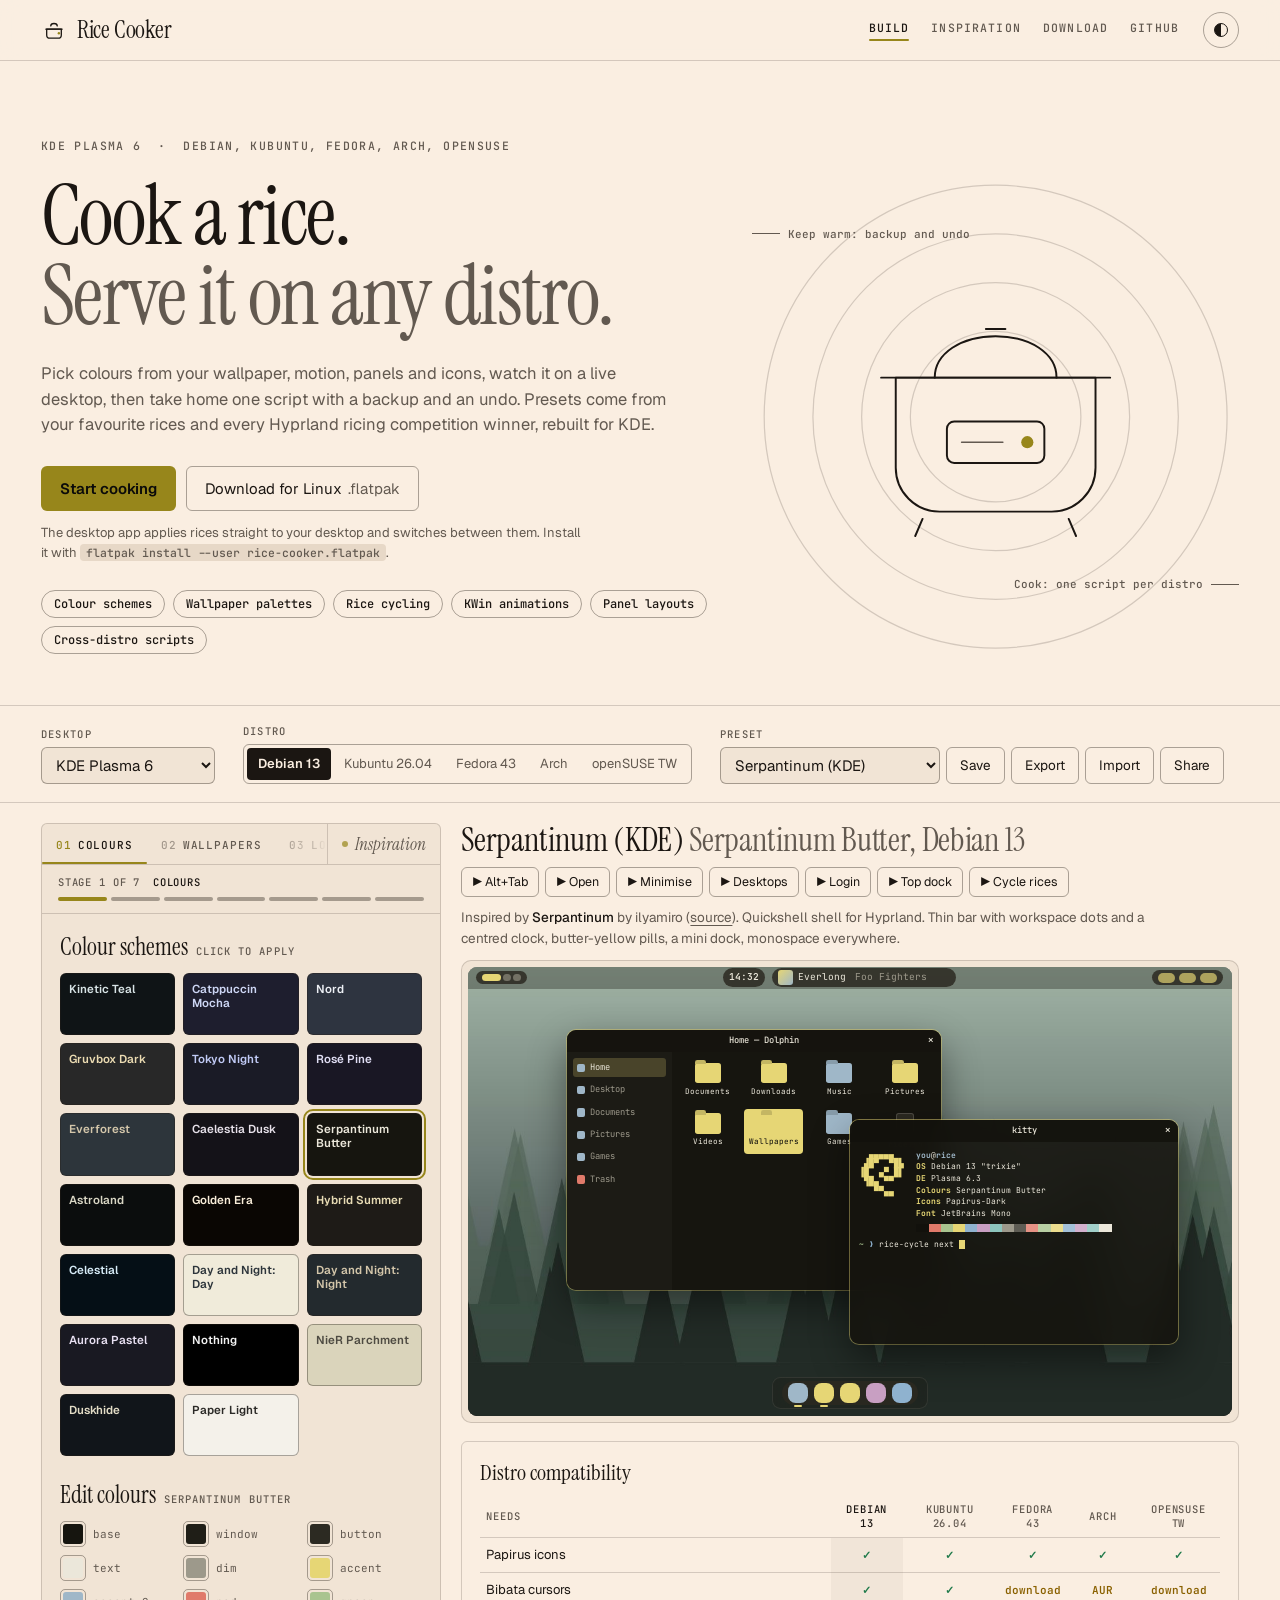
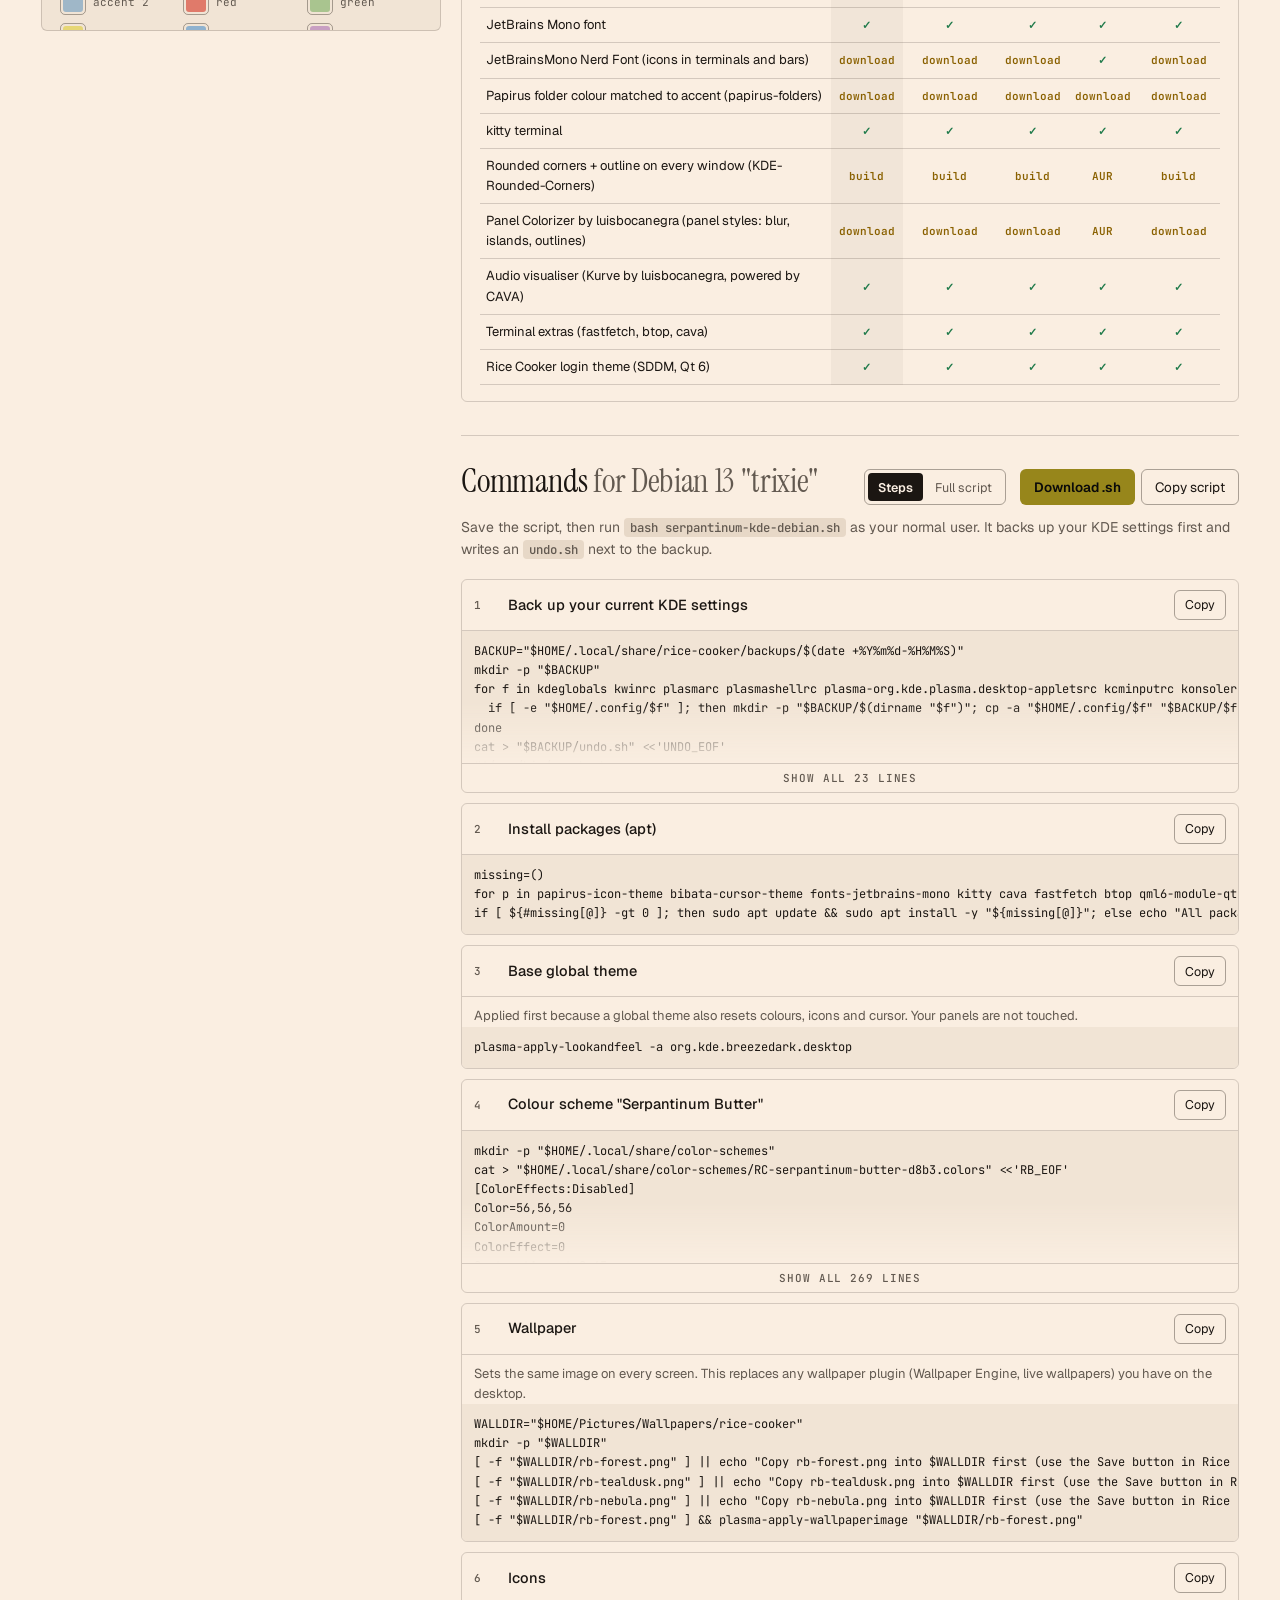
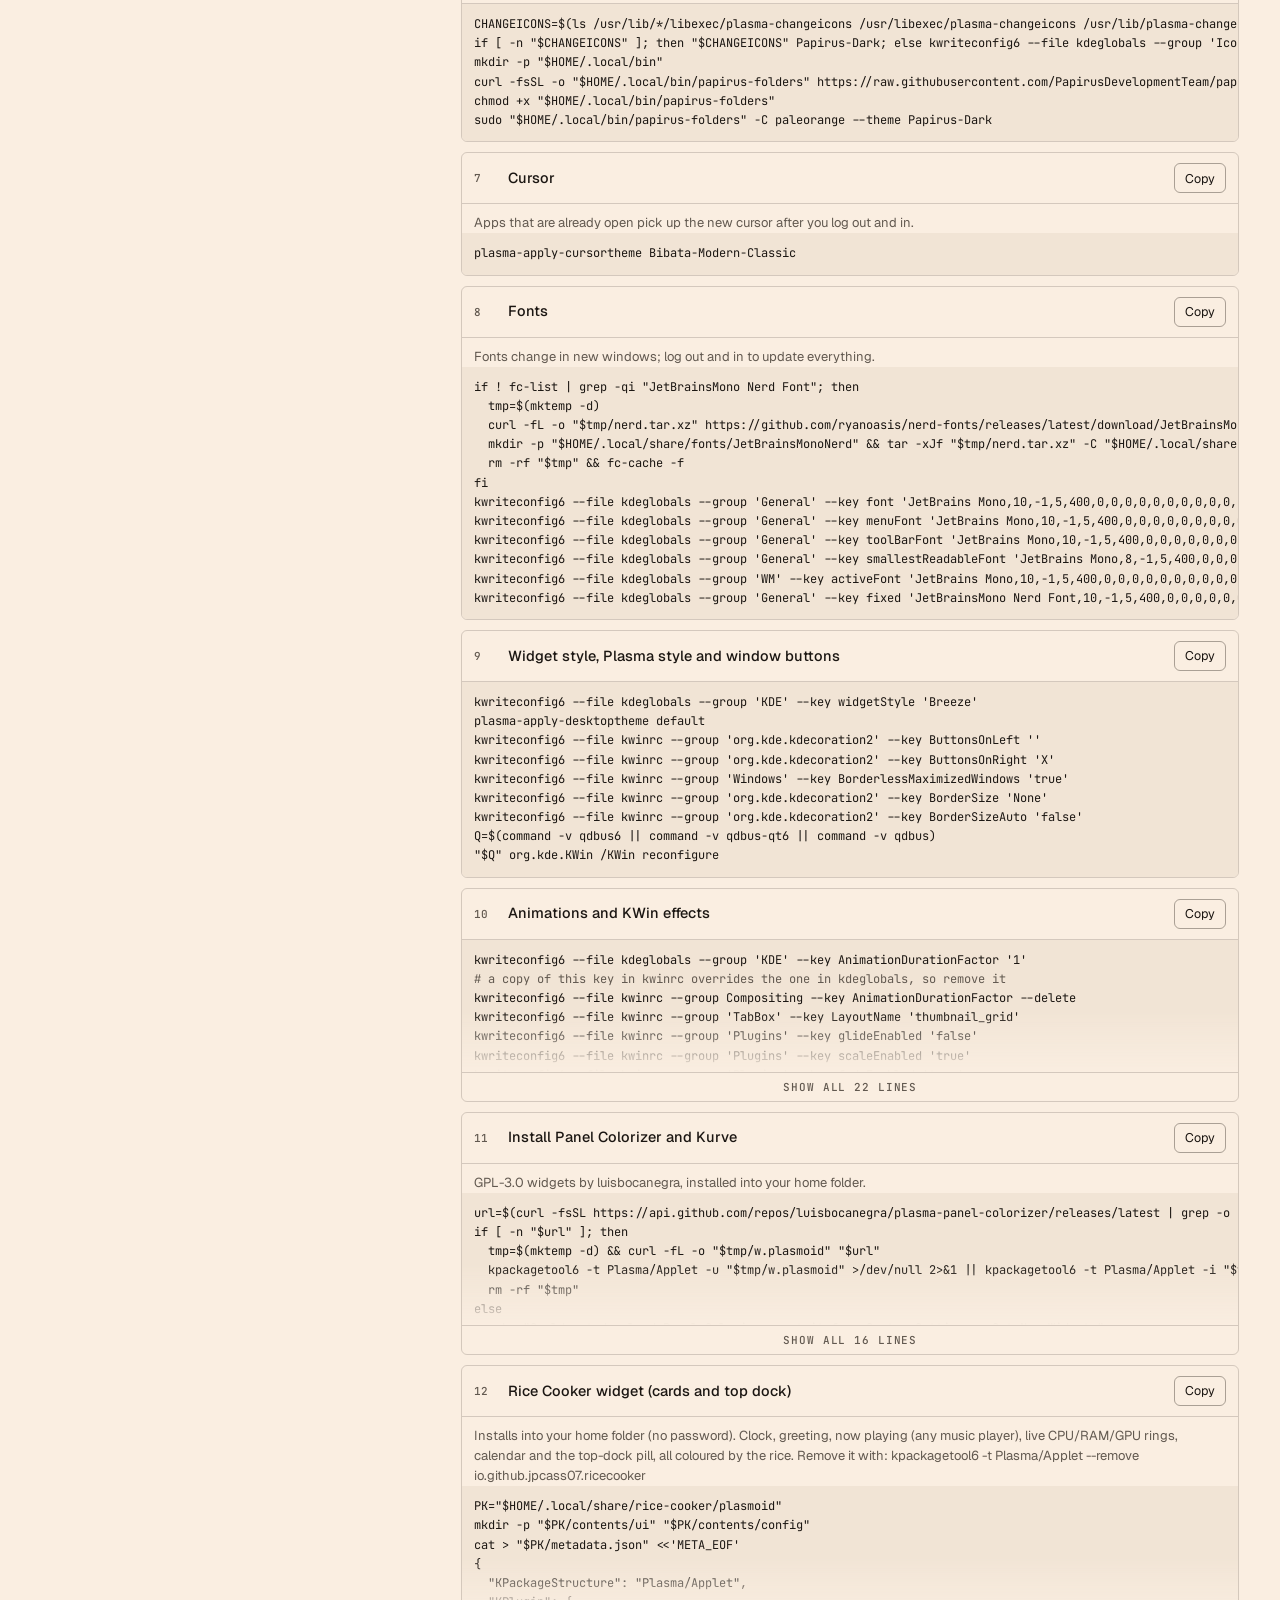
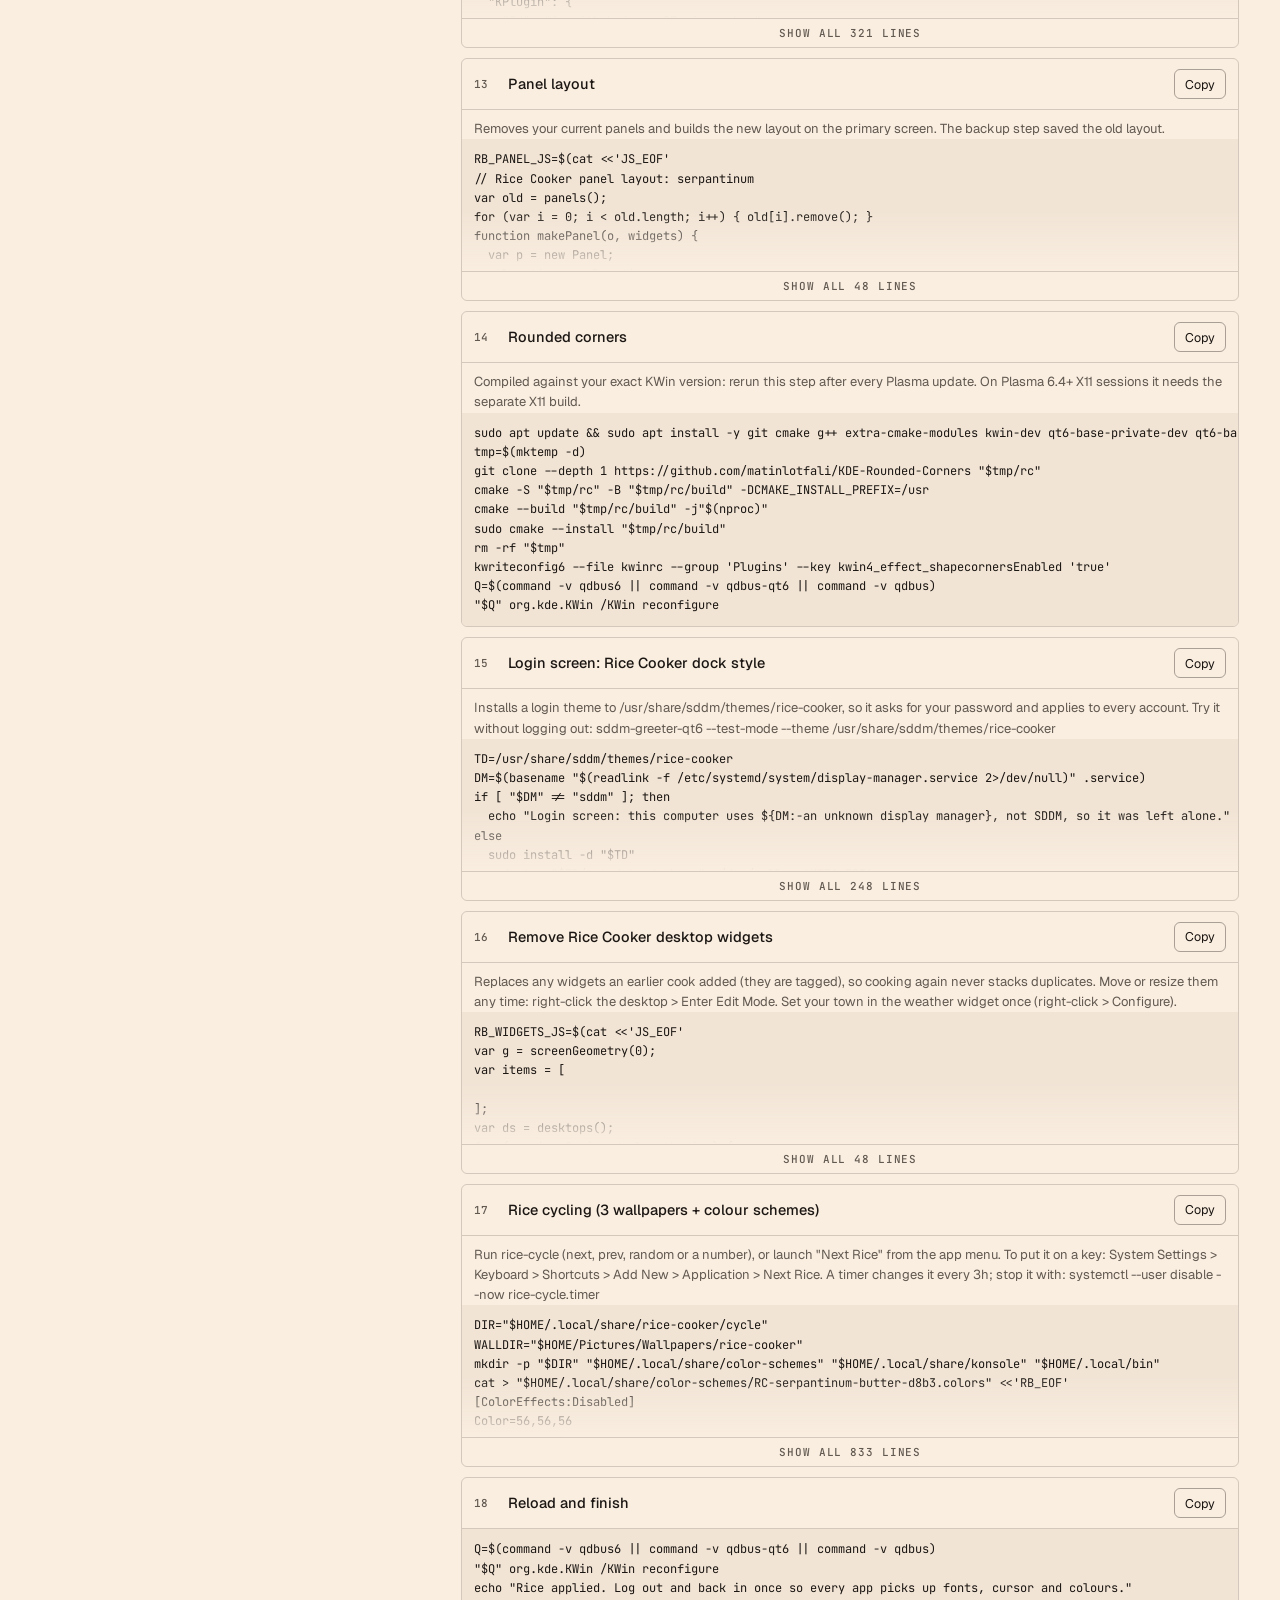
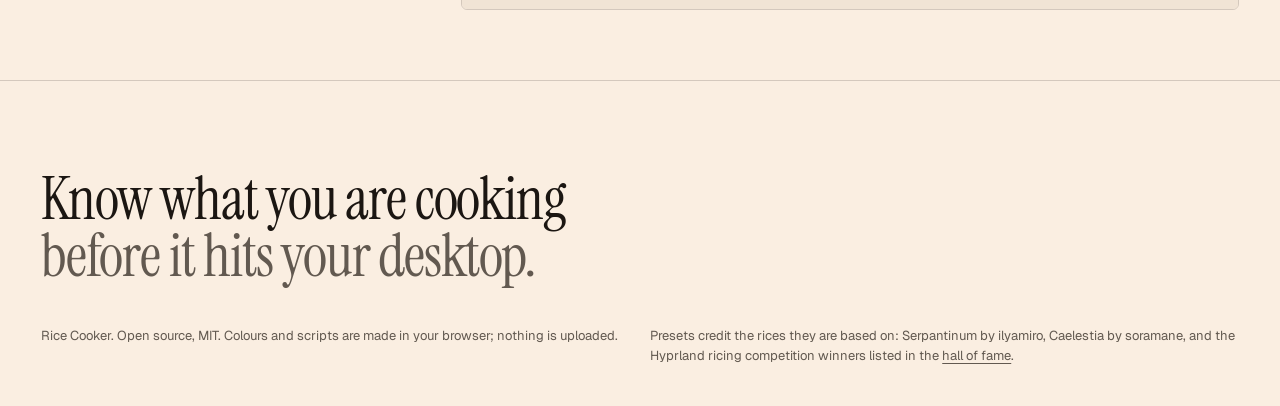
<file: index.html>
<!doctype html>
<html lang="en">
<head>
<meta charset="utf-8">
<meta name="viewport" content="width=device-width, initial-scale=1">
<title>Build a rice · Rice Cooker</title>
<meta name="description" content="Cook a KDE Plasma rice in your browser, preview it, save presets, and get the shell commands for Debian, Kubuntu, Fedora, Arch or openSUSE.">
<link rel="icon" href="data:image/svg+xml,%3Csvg xmlns=%22http://www.w3.org/2000/svg%22 viewBox=%220 0 32 32%22%3E%3Crect width=%2232%22 height=%2232%22 rx=%226%22 fill=%22%230A0A0A%22/%3E%3Cpath d=%22M7 15h18v7a4 4 0 0 1-4 4H11a4 4 0 0 1-4-4z%22 fill=%22none%22 stroke=%22%23E9E9E9%22 stroke-width=%221.6%22/%3E%3Cpath d=%22M6 15h20M12 11c0-2 2-3 4-3s4 1 4 3%22 fill=%22none%22 stroke=%22%23E9E9E9%22 stroke-width=%221.6%22 stroke-linecap=%22round%22/%3E%3Ccircle cx=%2222%22 cy=%2220%22 r=%221.5%22 fill=%22%23E6D675%22/%3E%3C/svg%3E">
<link rel="preconnect" href="https://fonts.googleapis.com">
<link rel="preconnect" href="https://fonts.gstatic.com" crossorigin>
<link href="https://fonts.googleapis.com/css2?family=Fira+Code:wght@400;500&family=Geist:wght@400;500;600&family=Instrument+Serif:ital@0;1&family=Inter:wght@400;500;600&family=JetBrains+Mono:wght@400;500;700&family=Noto+Sans:wght@400;500&display=swap" rel="stylesheet">
<script>try { const t = localStorage.getItem('rc.theme'); if (t) document.documentElement.dataset.theme = t; } catch (e) {}</script>
<link rel="stylesheet" href="css/style.css">
<link rel="stylesheet" href="css/preview.css">
</head>
<body>
<header class="nav">
  <div class="wrap nav-row">
    <a class="brand" href="index.html" aria-label="Rice Cooker home">
      <svg class="brand-icon" viewBox="0 0 32 32" aria-hidden="true"><path d="M7 15h18v7a4 4 0 0 1-4 4H11a4 4 0 0 1-4-4z"/><path d="M6 15h20M12 11c0-2 2-3 4-3s4 1 4 3"/><circle class="dot" cx="22" cy="20" r="1.5"/></svg>
      <span>Rice Cooker</span>
    </a>
    <nav class="links" aria-label="Pages">
      <a href="index.html" aria-current="page">Build</a>
      <a href="inspiration.html">Inspiration</a>
      <a href="download.html">Download</a>
      <a href="https://github.com/JPCass07/rice-cooker">GitHub</a>
    </nav>
    <button class="theme-btn" id="themeBtn" type="button" aria-label="Switch light or dark theme"><span class="sun"></span></button>
  </div>
</header>

<section class="hero wrap" id="top">
  <div class="hero-copy">
    <p class="kicker">KDE Plasma 6 &nbsp;·&nbsp; Debian, Kubuntu, Fedora, Arch, openSUSE</p>
    <h1>Cook a rice.<br><span>Serve it on any distro.</span></h1>
    <p class="lede">Pick colours from your wallpaper, motion, panels and icons, watch it on a live desktop, then take home one script with a backup and an undo. Presets come from your favourite rices and every Hyprland ricing competition winner, rebuilt for KDE.</p>
    <div class="hero-cta">
      <a class="btn primary" href="#build">Start cooking</a>
      <a class="btn" href="download.html">Download for Linux <span class="sub">.flatpak</span></a>
    </div>
    <p class="cta-note">The desktop app applies rices straight to your desktop and switches between them. Install it with <code>flatpak install --user rice-cooker.flatpak</code>.</p>
    <ul class="pills" aria-label="What it makes">
      <li>Colour schemes</li><li>Wallpaper palettes</li><li>Rice cycling</li><li>KWin animations</li><li>Panel layouts</li><li>Cross-distro scripts</li>
    </ul>
  </div>
  <figure class="hero-art" aria-hidden="true">
    <svg viewBox="0 0 400 360" class="pen">
      <g class="rings"><circle cx="200" cy="200" r="70"/><circle cx="200" cy="200" r="110"/><circle cx="200" cy="200" r="150"/><circle cx="200" cy="200" r="190"/></g>
      <g class="steam"><path d="M168 110c-10-16 10-24 0-42"/><path d="M200 104c-10-16 10-26 0-48"/><path d="M232 110c-10-16 10-24 0-42"/></g>
      <path class="ink" d="M118 168h164v74a36 36 0 0 1-36 36H154a36 36 0 0 1-36-36z"/>
      <path class="ink" d="M106 168h188"/>
      <path class="ink" d="M150 168c0-20 22-34 50-34s50 14 50 34"/>
      <path class="ink" d="M192 128h16"/>
      <path class="ink" d="M140 284l-6 14M260 284l6 14"/>
      <rect class="ink" x="160" y="204" width="80" height="34" rx="6"/>
      <circle class="led" cx="226" cy="221" r="5"/>
      <path class="ink thin" d="M172 221h34"/>
    </svg>
    <figcaption class="label l1">Keep warm: backup and undo</figcaption>
    <figcaption class="label l2">Cook: one script per distro</figcaption>
  </figure>
</section>

<section class="toolbar wrap" aria-label="Setup">
  <label class="field">
    <span>Desktop</span>
    <select id="desktopSel" aria-label="Desktop environment"></select>
  </label>
  <div class="field">
    <span>Distro</span>
    <div class="seg" id="distroSeg" role="radiogroup" aria-label="Target distro"></div>
  </div>
  <div class="field grow">
    <span>Preset</span>
    <div class="preset-bar">
      <select id="presetSel" aria-label="Load a preset"></select>
      <button class="btn" id="btnSave" title="Save the current setup as a preset in this browser">Save</button>
      <button class="btn" id="btnExport" title="Download this preset as a .json file">Export</button>
      <label class="btn" title="Load a preset .json file">Import<input type="file" id="importFile" accept=".rice,.json,application/json" hidden></label>
      <button class="btn" id="btnShare" title="Copy a link that opens this preset">Share</button>
      <button class="btn ghost" id="btnDelete" title="Delete this saved preset">Delete</button>
    </div>
  </div>
</section>

<main class="layout wrap" id="build">
  <aside class="controls">
    <div class="tabs-wrap"><div class="tabs-row"><div class="strip-box"><nav class="tabs" id="tabs" role="tablist" aria-label="Stages"></nav></div><button class="keynote" id="keynoteBtn" type="button" aria-pressed="false" title="Rices, competition winners and projects to borrow from">Inspiration</button></div></div>
    <div class="tab-body" id="tabBody"></div>
  </aside>

  <section class="stage">
    <div class="stage-head">
      <h2><span id="riceName">My rice</span> <span class="sub" id="riceSub"></span></h2>
      <div class="play" id="playBar"></div>
    </div>
    <p class="credit" id="credit" hidden></p>
    <div class="desk-frame">
      <div class="desk" id="desk"></div>
    </div>
    <div class="compat" id="compat"></div>
  </section>

  <section class="output" id="commands">
    <div class="out-head">
      <h2>Commands <span class="sub" id="outFor"></span></h2>
      <div class="seg small" id="outMode" role="radiogroup" aria-label="Output format">
        <button data-mode="steps" aria-pressed="true">Steps</button>
        <button data-mode="script" aria-pressed="false">Full script</button>
      </div>
      <div class="out-actions">
        <button class="btn primary" id="btnDownload">Download .sh</button>
        <button class="btn" id="btnCopyAll">Copy script</button>
      </div>
    </div>
    <p class="out-help">Save the script, then run <code id="runHint">bash rice.sh</code> as your normal user. It backs up your KDE settings first and writes an <code>undo.sh</code> next to the backup.</p>
    <div id="outBody"></div>
  </section>
</main>

<footer class="foot wrap">
  <p class="foot-big">Know what you are cooking<br><span>before it hits your desktop.</span></p>
  <div class="foot-row">
    <span>Rice Cooker. Open source, MIT. Colours and scripts are made in your browser; nothing is uploaded.</span>
    <span>Presets credit the rices they are based on: Serpantinum by ilyamiro, Caelestia by soramane, and the Hyprland ricing competition winners listed in the <a href="https://hypr.land/hall_of_fame">hall of fame</a>.</span>
  </div>
</footer>

<div class="toast" id="toast" role="status" aria-live="polite"></div>

<script src="js/palette.js"></script>
<script src="js/catalog.js"></script>
<script src="js/presets.js"></script>
<script src="js/sddm-theme.js"></script>
<script src="js/plasmoid.js"></script>
<script src="js/generate.js"></script>
<script src="js/ideas.js"></script>
<script src="js/preview.js"></script>
<script src="js/appmode.js"></script>
<script src="js/app.js"></script>
</body>
</html>
</file>
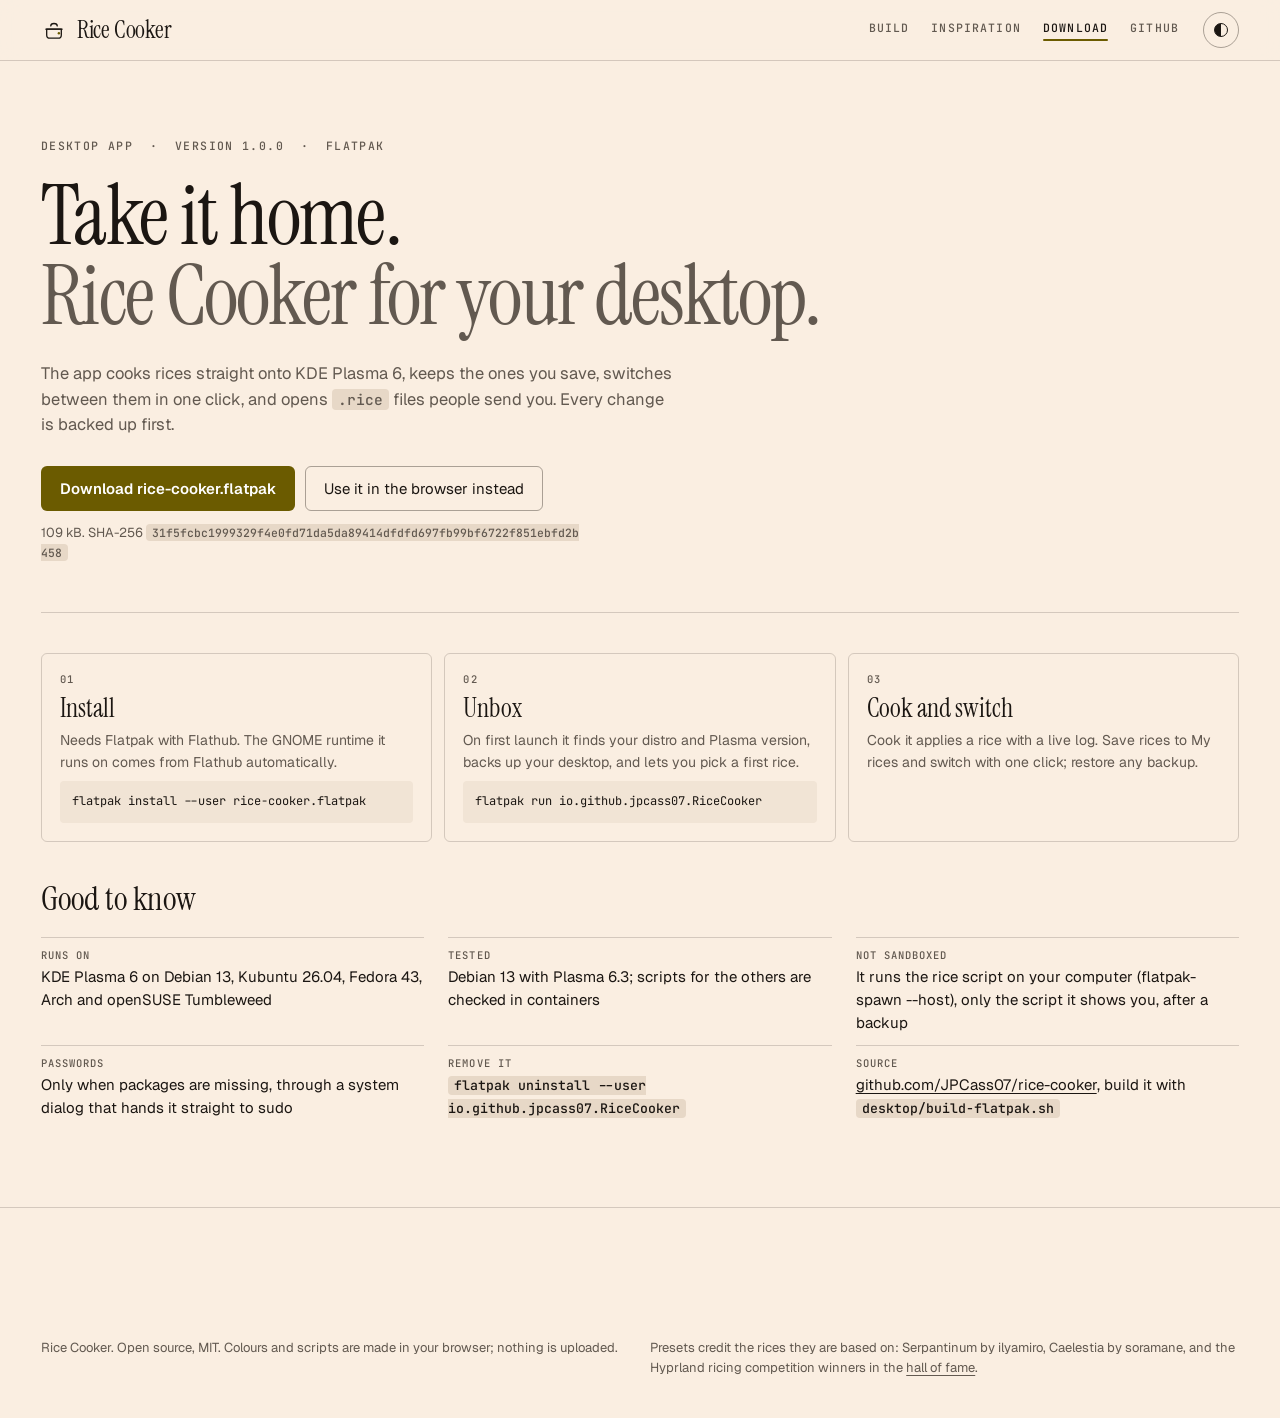
<file: download.html>
<!doctype html>
<html lang="en">
<head>
<meta charset="utf-8">
<meta name="viewport" content="width=device-width, initial-scale=1">
<title>Download · Rice Cooker</title>
<meta name="description" content="Download the Rice Cooker desktop app for KDE Plasma 6: a Flatpak that applies rices, keeps your saved ones and opens shared .rice files.">
<link rel="icon" href="data:image/svg+xml,%3Csvg xmlns=%22http://www.w3.org/2000/svg%22 viewBox=%220 0 32 32%22%3E%3Crect width=%2232%22 height=%2232%22 rx=%226%22 fill=%22%230A0A0A%22/%3E%3Cpath d=%22M7 15h18v7a4 4 0 0 1-4 4H11a4 4 0 0 1-4-4z%22 fill=%22none%22 stroke=%22%23E9E9E9%22 stroke-width=%221.6%22/%3E%3Cpath d=%22M6 15h20M12 11c0-2 2-3 4-3s4 1 4 3%22 fill=%22none%22 stroke=%22%23E9E9E9%22 stroke-width=%221.6%22 stroke-linecap=%22round%22/%3E%3Ccircle cx=%2222%22 cy=%2220%22 r=%221.5%22 fill=%22%23E6D675%22/%3E%3C/svg%3E">
<link rel="preconnect" href="https://fonts.googleapis.com">
<link rel="preconnect" href="https://fonts.gstatic.com" crossorigin>
<link href="https://fonts.googleapis.com/css2?family=Fira+Code:wght@400;500&family=Geist:wght@400;500;600&family=Instrument+Serif:ital@0;1&family=Inter:wght@400;500;600&family=JetBrains+Mono:wght@400;500;700&family=Noto+Sans:wght@400;500&display=swap" rel="stylesheet">
<script>try { const t = localStorage.getItem('rc.theme'); if (t) document.documentElement.dataset.theme = t; } catch (e) {}</script>
<link rel="stylesheet" href="css/style.css">
</head>
<body class="page">
<header class="nav">
  <div class="wrap nav-row">
    <a class="brand" href="index.html" aria-label="Rice Cooker home">
      <svg class="brand-icon" viewBox="0 0 32 32" aria-hidden="true"><path d="M7 15h18v7a4 4 0 0 1-4 4H11a4 4 0 0 1-4-4z"/><path d="M6 15h20M12 11c0-2 2-3 4-3s4 1 4 3"/><circle class="dot" cx="22" cy="20" r="1.5"/></svg>
      <span>Rice Cooker</span>
    </a>
    <nav class="links" aria-label="Pages">
      <a href="index.html">Build</a>
      <a href="inspiration.html">Inspiration</a>
      <a href="download.html" aria-current="page">Download</a>
      <a href="https://github.com/JPCass07/rice-cooker">GitHub</a>
    </nav>
    <button class="theme-btn" id="themeBtn" type="button" aria-label="Switch light or dark theme"><span class="sun"></span></button>
  </div>
</header>
<main class="wrap sub-page">
  <section class="sub-hero dl-hero">
    <div>
      <p class="kicker">Desktop app &nbsp;·&nbsp; Version 1.0.0 &nbsp;·&nbsp; Flatpak</p>
      <h1>Take it home.<br><span>Rice Cooker for your desktop.</span></h1>
      <p class="lede">The app cooks rices straight onto KDE Plasma 6, keeps the ones you save, switches between them in one click, and opens <code>.rice</code> files people send you. Every change is backed up first.</p>
      <div class="hero-cta">
        <a class="btn primary" href="https://github.com/JPCass07/rice-cooker/releases/latest/download/rice-cooker.flatpak">Download rice-cooker.flatpak</a>
        <a class="btn" href="index.html">Use it in the browser instead</a>
      </div>
      <p class="cta-note">109 kB. SHA-256 <code class="sha">31f5fcbc1999329f4e0fd71da5da89414dfdfd697fb99bf6722f851ebfd2b458</code></p>
    </div>
  </section>

  <section class="steps-grid">
    <div class="step-card"><span class="lab-mono">01</span><h3>Install</h3><p>Needs Flatpak with Flathub. The GNOME runtime it runs on comes from Flathub automatically.</p><pre class="code">flatpak install --user rice-cooker.flatpak</pre></div>
    <div class="step-card"><span class="lab-mono">02</span><h3>Unbox</h3><p>On first launch it finds your distro and Plasma version, backs up your desktop, and lets you pick a first rice.</p><pre class="code">flatpak run io.github.jpcass07.RiceCooker</pre></div>
    <div class="step-card"><span class="lab-mono">03</span><h3>Cook and switch</h3><p>Cook it applies a rice with a live log. Save rices to My rices and switch with one click; restore any backup.</p></div>
  </section>

  <section class="insp-section facts">
    <h2>Good to know</h2>
    <dl class="ub-facts">
      <div><dt>Runs on</dt><dd>KDE Plasma 6 on Debian 13, Kubuntu 26.04, Fedora 43, Arch and openSUSE Tumbleweed</dd></div>
      <div><dt>Tested</dt><dd>Debian 13 with Plasma 6.3; scripts for the others are checked in containers</dd></div>
      <div><dt>Not sandboxed</dt><dd>It runs the rice script on your computer (flatpak-spawn --host), only the script it shows you, after a backup</dd></div>
      <div><dt>Passwords</dt><dd>Only when packages are missing, through a system dialog that hands it straight to sudo</dd></div>
      <div><dt>Remove it</dt><dd><code>flatpak uninstall --user io.github.jpcass07.RiceCooker</code></dd></div>
      <div><dt>Source</dt><dd><a href="https://github.com/JPCass07/rice-cooker">github.com/JPCass07/rice-cooker</a>, build it with <code>desktop/build-flatpak.sh</code></dd></div>
    </dl>
  </section>
</main>
<footer class="foot wrap">
  <div class="foot-row">
    <span>Rice Cooker. Open source, MIT. Colours and scripts are made in your browser; nothing is uploaded.</span>
    <span>Presets credit the rices they are based on: Serpantinum by ilyamiro, Caelestia by soramane, and the Hyprland ricing competition winners in the <a href="https://hypr.land/hall_of_fame">hall of fame</a>.</span>
  </div>
</footer>
<script src="js/site.js"></script>
</body>
</html>
</file>
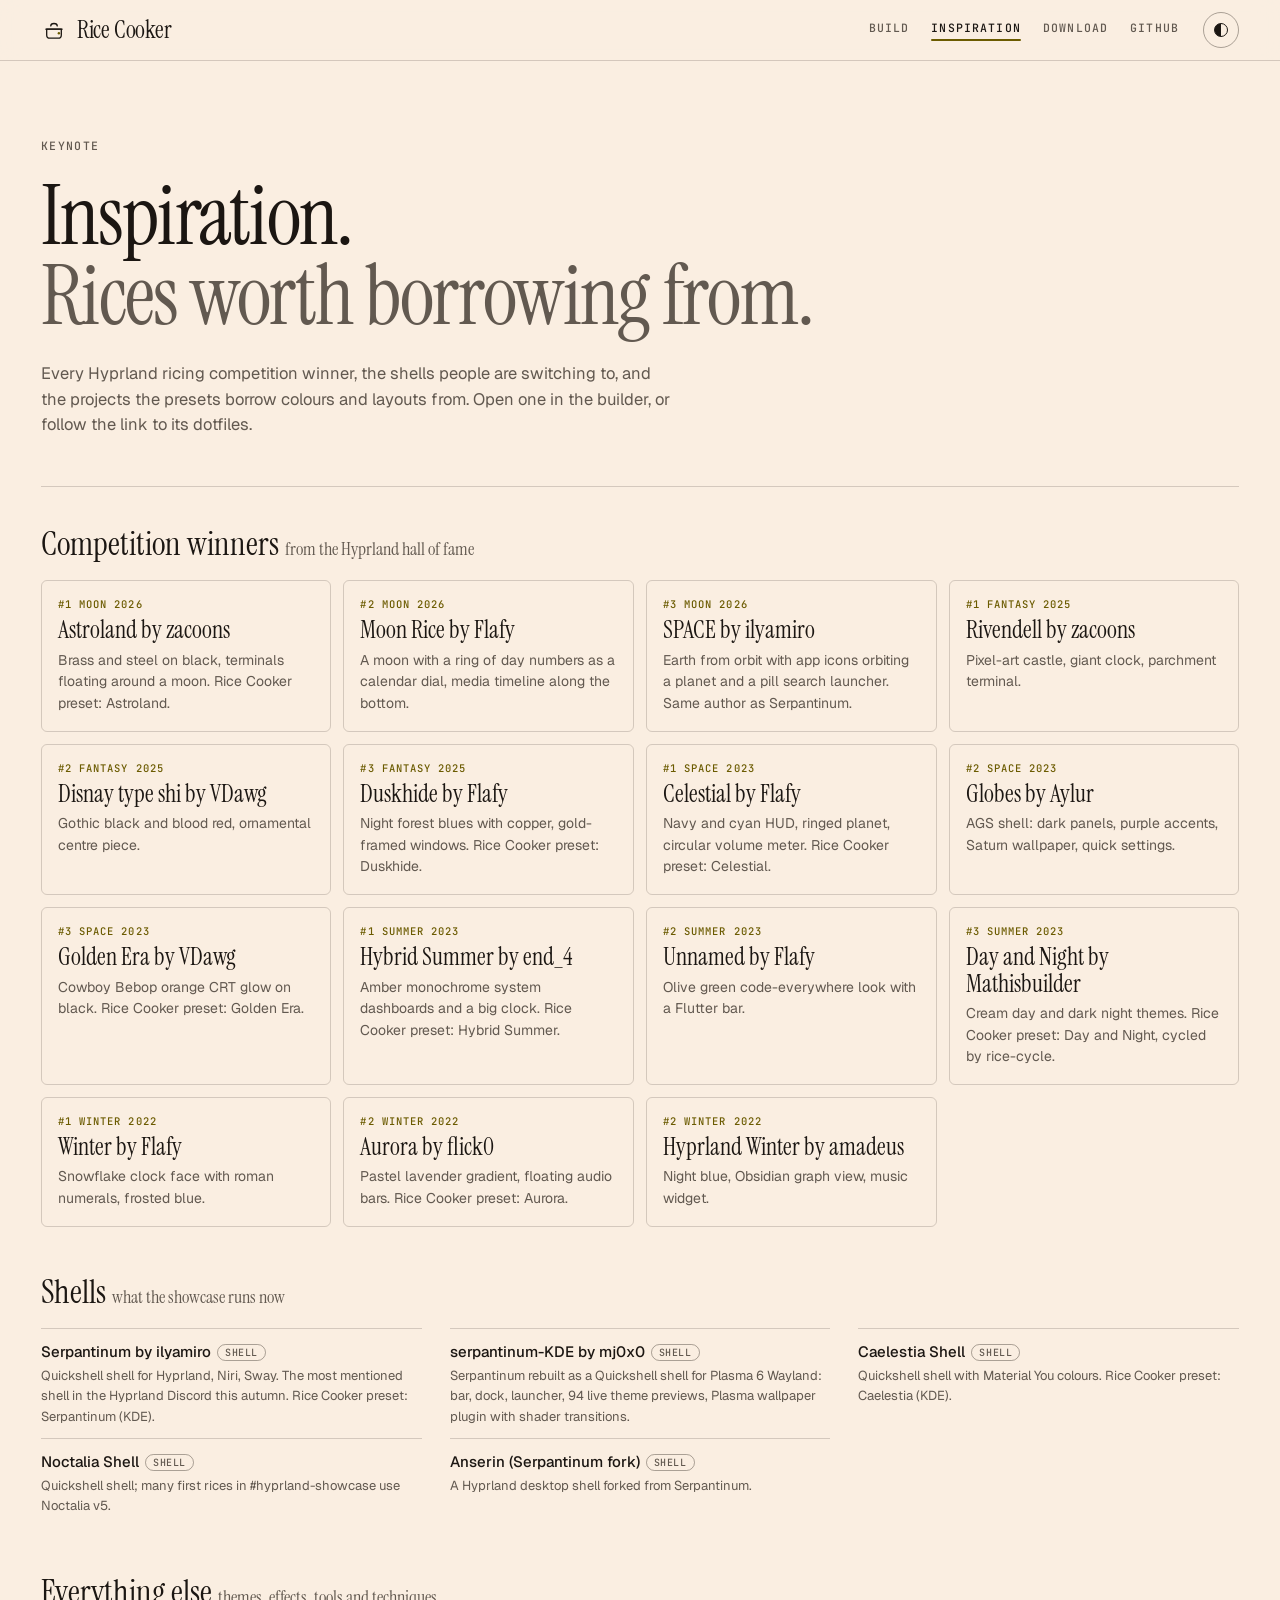
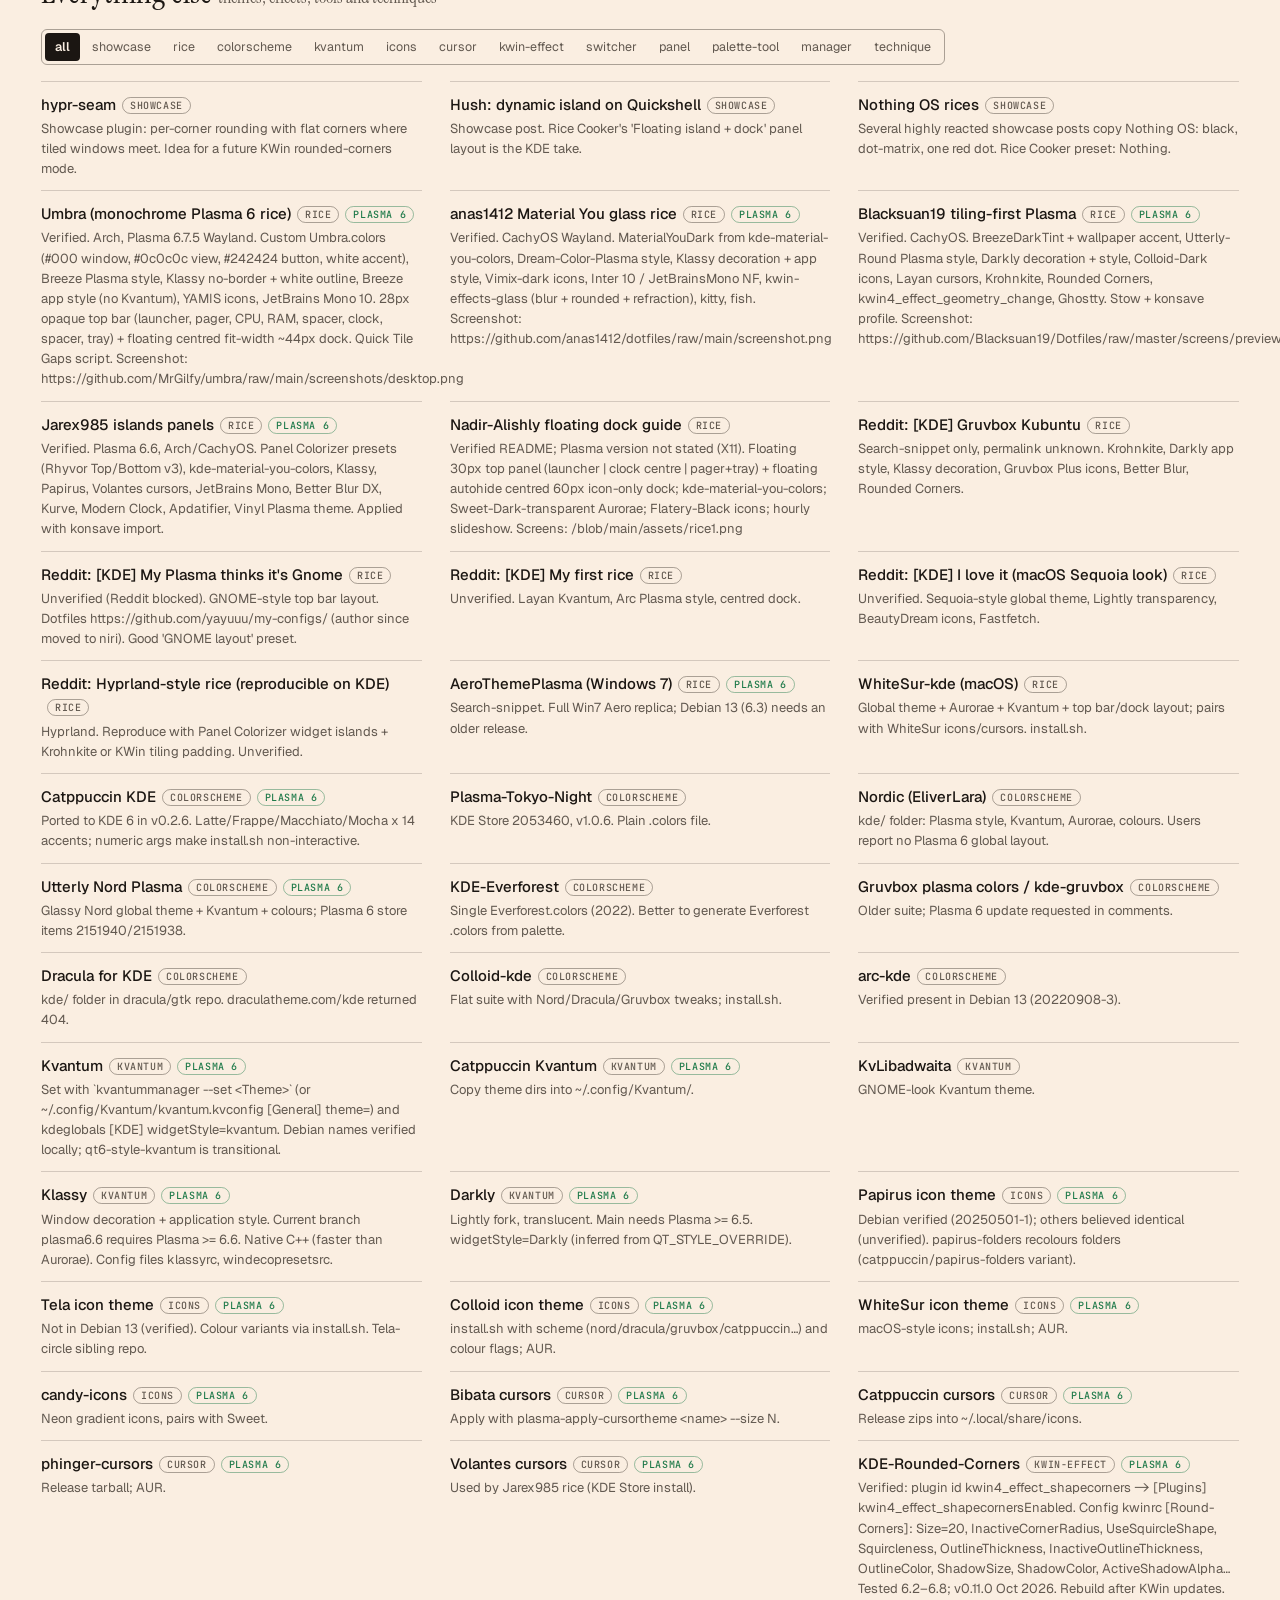
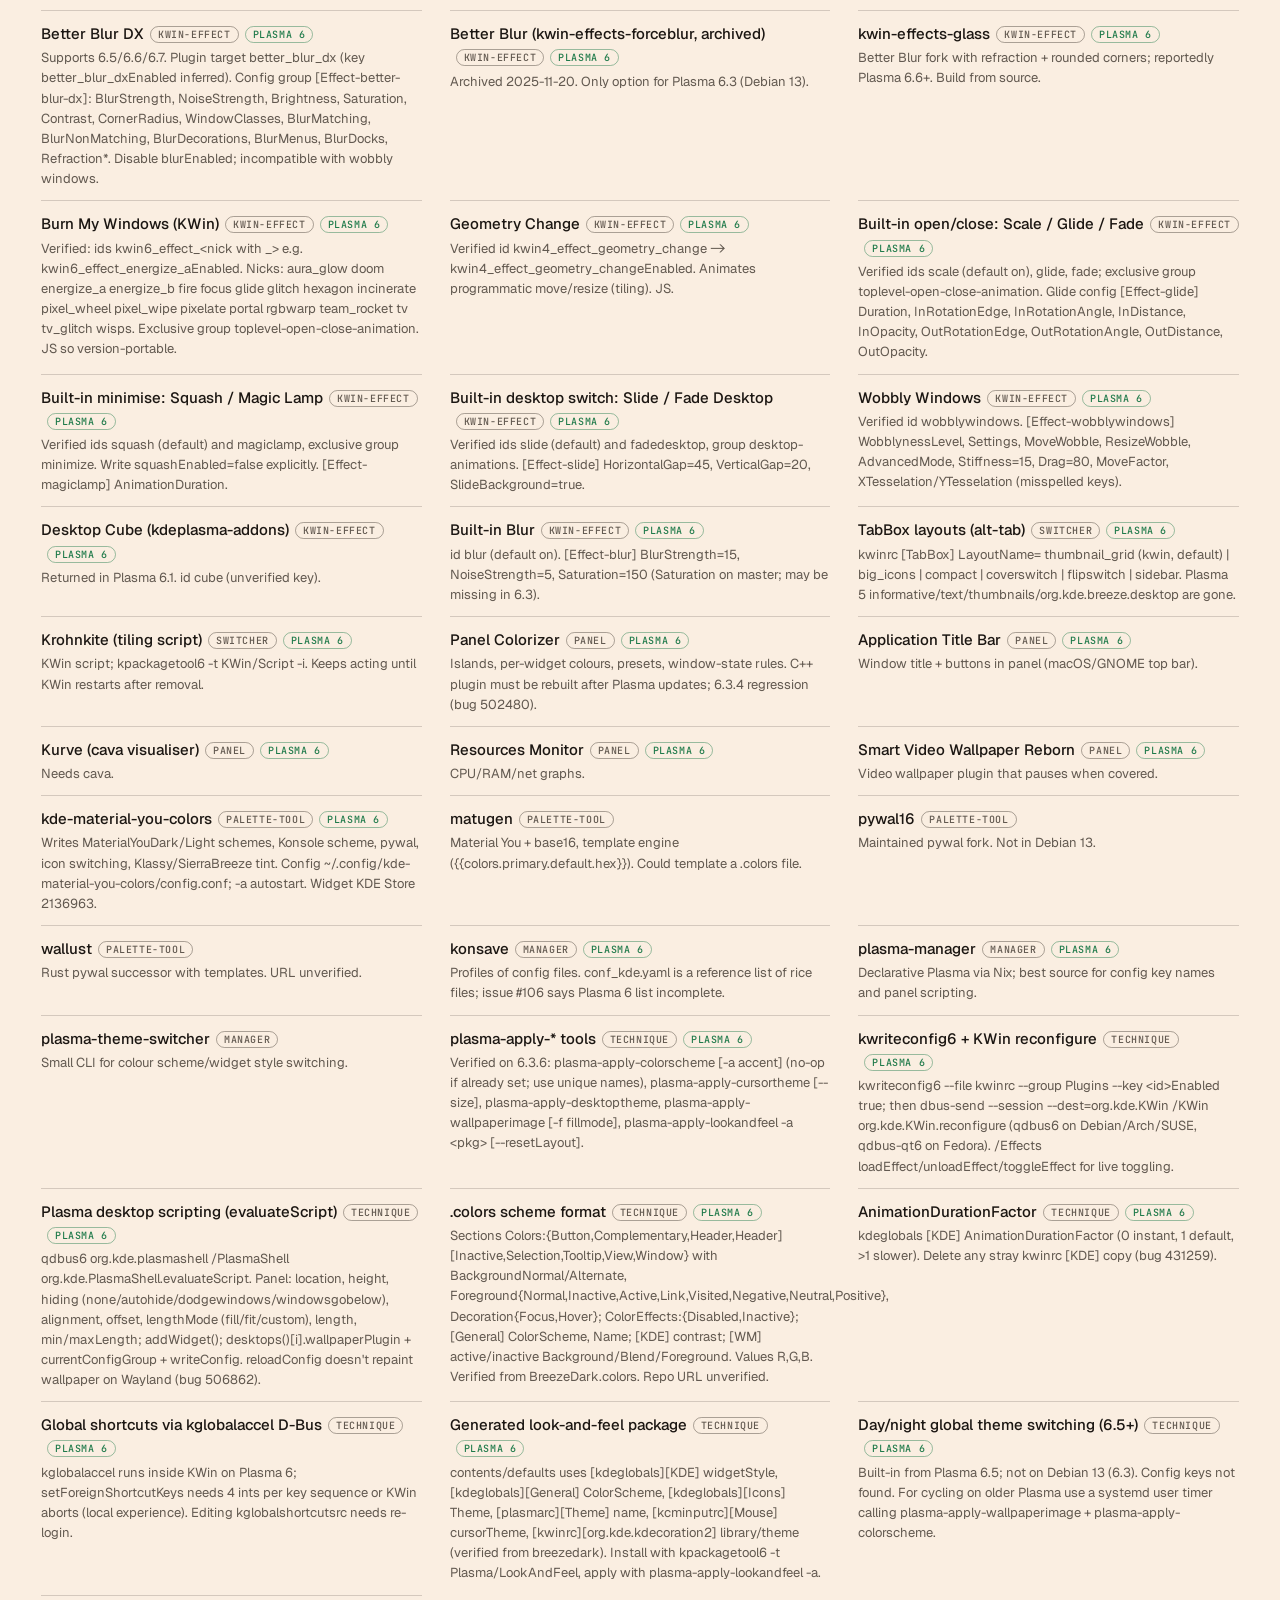
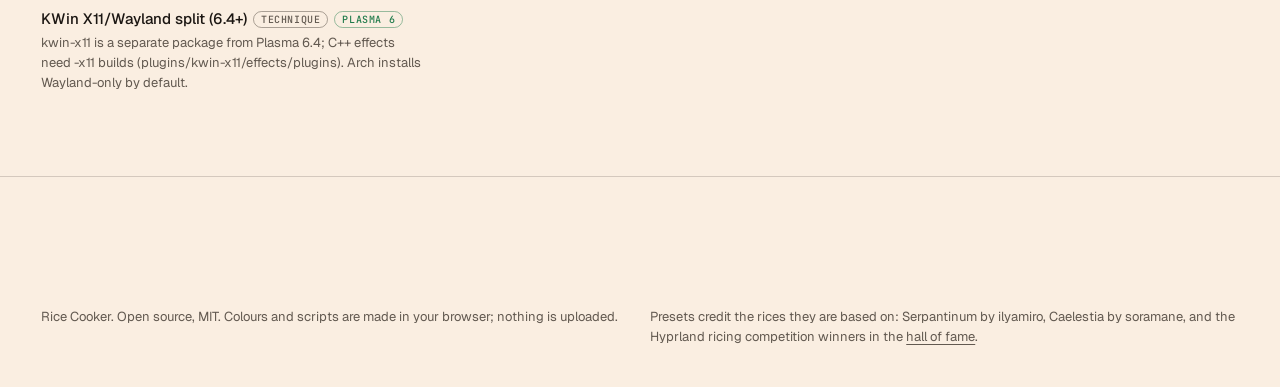
<file: inspiration.html>
<!doctype html>
<html lang="en">
<head>
<meta charset="utf-8">
<meta name="viewport" content="width=device-width, initial-scale=1">
<title>Inspiration · Rice Cooker</title>
<meta name="description" content="Hyprland ricing competition winners, desktop shells and KDE projects that Rice Cooker presets borrow from.">
<link rel="icon" href="data:image/svg+xml,%3Csvg xmlns=%22http://www.w3.org/2000/svg%22 viewBox=%220 0 32 32%22%3E%3Crect width=%2232%22 height=%2232%22 rx=%226%22 fill=%22%230A0A0A%22/%3E%3Cpath d=%22M7 15h18v7a4 4 0 0 1-4 4H11a4 4 0 0 1-4-4z%22 fill=%22none%22 stroke=%22%23E9E9E9%22 stroke-width=%221.6%22/%3E%3Cpath d=%22M6 15h20M12 11c0-2 2-3 4-3s4 1 4 3%22 fill=%22none%22 stroke=%22%23E9E9E9%22 stroke-width=%221.6%22 stroke-linecap=%22round%22/%3E%3Ccircle cx=%2222%22 cy=%2220%22 r=%221.5%22 fill=%22%23E6D675%22/%3E%3C/svg%3E">
<link rel="preconnect" href="https://fonts.googleapis.com">
<link rel="preconnect" href="https://fonts.gstatic.com" crossorigin>
<link href="https://fonts.googleapis.com/css2?family=Fira+Code:wght@400;500&family=Geist:wght@400;500;600&family=Instrument+Serif:ital@0;1&family=Inter:wght@400;500;600&family=JetBrains+Mono:wght@400;500;700&family=Noto+Sans:wght@400;500&display=swap" rel="stylesheet">
<script>try { const t = localStorage.getItem('rc.theme'); if (t) document.documentElement.dataset.theme = t; } catch (e) {}</script>
<link rel="stylesheet" href="css/style.css">
</head>
<body class="page">
<header class="nav">
  <div class="wrap nav-row">
    <a class="brand" href="index.html" aria-label="Rice Cooker home">
      <svg class="brand-icon" viewBox="0 0 32 32" aria-hidden="true"><path d="M7 15h18v7a4 4 0 0 1-4 4H11a4 4 0 0 1-4-4z"/><path d="M6 15h20M12 11c0-2 2-3 4-3s4 1 4 3"/><circle class="dot" cx="22" cy="20" r="1.5"/></svg>
      <span>Rice Cooker</span>
    </a>
    <nav class="links" aria-label="Pages">
      <a href="index.html">Build</a>
      <a href="inspiration.html" aria-current="page">Inspiration</a>
      <a href="download.html">Download</a>
      <a href="https://github.com/JPCass07/rice-cooker">GitHub</a>
    </nav>
    <button class="theme-btn" id="themeBtn" type="button" aria-label="Switch light or dark theme"><span class="sun"></span></button>
  </div>
</header>
<main class="wrap sub-page">
  <section class="sub-hero">
    <p class="kicker">Keynote</p>
    <h1>Inspiration.<br><span>Rices worth borrowing from.</span></h1>
    <p class="lede">Every Hyprland ricing competition winner, the shells people are switching to, and the projects the presets borrow colours and layouts from. Open one in the builder, or follow the link to its dotfiles.</p>
  </section>
  <section class="insp-section">
    <h2>Competition winners <span class="sub">from the Hyprland hall of fame</span></h2>
    <div class="win-grid" id="winners"></div>
  </section>
  <section class="insp-section">
    <h2>Shells <span class="sub">what the showcase runs now</span></h2>
    <div class="ideas cols" id="shells"></div>
  </section>
  <section class="insp-section">
    <h2>Everything else <span class="sub">themes, effects, tools and techniques</span></h2>
    <div class="seg small" id="ideaFilter" role="group" aria-label="Filter by kind"></div>
    <div class="ideas cols" id="allIdeas"></div>
  </section>
</main>
<footer class="foot wrap">
  <div class="foot-row">
    <span>Rice Cooker. Open source, MIT. Colours and scripts are made in your browser; nothing is uploaded.</span>
    <span>Presets credit the rices they are based on: Serpantinum by ilyamiro, Caelestia by soramane, and the Hyprland ricing competition winners in the <a href="https://hypr.land/hall_of_fame">hall of fame</a>.</span>
  </div>
</footer>
<script src="js/ideas.js"></script>
<script src="js/site.js"></script>
</body>
</html>
</file>
<file: css/style.css>
/* Rice Cooker. Design language shared with Julio's portfolio and Flytrap:
   near-black ground, one accent used sparingly, Instrument Serif headlines with a
   grey second line, Geist text, JetBrains Mono labels, hairline rules, strict grid.
   The chrome stays neutral; only --accent follows the rice you are building
   (app.js sets it, contrast-checked against the ground). The preview desktop
   gets the full palette through --p-* on #desk. */
:root {
  --ground: #0A0A0A;
  --surface: #121212;
  --surface-2: #1C1C1C;
  --ink: #E9E9E9;
  --ink-2: #929292;
  --line: rgba(255, 255, 255, .13);
  --line-2: rgba(255, 255, 255, .22);
  --accent: #E6D675;
  --on-accent: #0A0A0A;
  --ok: #4CC38A; --warn: #FFB000; --fail: #FF5555;

  --serif: "Instrument Serif", ui-serif, Georgia, serif;
  --sans: "Geist", ui-sans-serif, system-ui, sans-serif;
  --mono: "JetBrains Mono", ui-monospace, monospace;
  --step-hero: clamp(2.6rem, 6.6vw, 6.4rem);
  --step-h2: clamp(1.7rem, 2.6vw, 2.5rem);
  --radius: 6px;
  --max: 1440px;
  --margin: clamp(16px, 3.2vw, 48px);
  --gap: clamp(14px, 1.6vw, 24px);
  --ease: cubic-bezier(.2, .7, .2, 1);
  color-scheme: dark;
}
@media (prefers-color-scheme: light) {
  :root:not([data-theme="dark"]) {
    --ground: #FAEEE1; --surface: #F1E4D5; --surface-2: #E7D8C7;
    --ink: #1B1612; --ink-2: #625950; --line: rgba(41, 32, 24, .18); --line-2: rgba(41, 32, 24, .38);
    --ok: #1F7A4A; --warn: #8A6100; --fail: #C0362C; color-scheme: light;
  }
}
:root[data-theme="light"] {
  --ground: #FAEEE1; --surface: #F1E4D5; --surface-2: #E7D8C7;
  --ink: #1B1612; --ink-2: #625950; --line: rgba(41, 32, 24, .18); --line-2: rgba(41, 32, 24, .38);
  --ok: #1F7A4A; --warn: #8A6100; --fail: #C0362C; color-scheme: light;
}
:root[data-theme="dark"] { color-scheme: dark; }

/* ---------- base ---------- */
*, *::before, *::after { box-sizing: border-box; }
[hidden] { display: none !important; }
html { scroll-behavior: smooth; -webkit-text-size-adjust: 100%; }
body { margin: 0; background: var(--ground); color: var(--ink); font: 400 15px/1.55 var(--sans); -webkit-font-smoothing: antialiased; overflow-x: hidden; }
h1, h2, h3, p, ul, figure { margin: 0; }
ul { padding: 0; list-style: none; }
a { color: inherit; text-underline-offset: 3px; text-decoration-thickness: 1px; }
button, input, select, textarea { font: inherit; color: inherit; }
::selection { background: var(--accent); color: var(--on-accent); }
:focus-visible { outline: 2px solid var(--accent); outline-offset: 2px; }
code { font: 500 .88em var(--mono); background: var(--surface-2); padding: 1px 6px; border-radius: 4px; }
small { color: var(--ink-2); font-weight: 400; }
.wrap { width: 100%; max-width: var(--max); margin: 0 auto; padding: 0 var(--margin); }
.sub { color: var(--ink-2); }

/* ---------- nav ---------- */
.nav { position: sticky; top: 0; z-index: 30; background: color-mix(in srgb, var(--ground) 86%, transparent); backdrop-filter: blur(12px); border-bottom: 1px solid var(--line); }
.nav-row { display: flex; align-items: center; gap: 24px; height: 60px; }
.brand { display: flex; align-items: center; gap: 10px; text-decoration: none; margin-right: auto; }
.brand span { font: 400 24px/1 var(--serif); letter-spacing: -.01em; }
.brand-icon { width: 26px; height: 26px; fill: none; stroke: var(--ink); stroke-width: 1.6; stroke-linecap: round; stroke-linejoin: round; }
.brand-icon .dot { fill: var(--accent); stroke: none; }
.links { display: flex; gap: 22px; }
.links a { font: 500 11.5px var(--mono); text-transform: uppercase; letter-spacing: .1em; color: var(--ink-2); text-decoration: none; }
.links a:hover { color: var(--ink); }
.theme-btn { width: 36px; height: 36px; border-radius: 50%; border: 1px solid var(--line-2); background: transparent; cursor: pointer; display: grid; place-items: center; }
.theme-btn .sun { width: 14px; height: 14px; border-radius: 50%; background: linear-gradient(90deg, var(--ink) 50%, transparent 50%); border: 1.5px solid var(--ink); }

/* ---------- hero ---------- */
.hero { display: grid; grid-template-columns: repeat(12, minmax(0, 1fr)); column-gap: var(--gap); align-items: center; padding-top: clamp(40px, 6vw, 88px); padding-bottom: clamp(28px, 4vw, 56px); }
.hero-copy { grid-column: 1 / span 7; }
.kicker { font: 500 11.5px var(--mono); text-transform: uppercase; letter-spacing: .12em; color: var(--ink-2); margin-bottom: 22px; }
.hero h1 { font: 400 var(--step-hero)/.95 var(--serif); letter-spacing: -.02em; }
.hero h1 span { color: var(--ink-2); }
.lede { margin-top: 26px; max-width: 58ch; color: var(--ink-2); font-size: 16.5px; }
.pills { display: flex; flex-wrap: wrap; gap: 8px; margin-top: 26px; }
.pills li { font: 500 12px var(--mono); padding: 5px 12px; border: 1px solid var(--line-2); border-radius: 99px; }
.hero-art { grid-column: 8 / span 5; position: relative; }
.pen { width: 100%; height: auto; overflow: visible; }
.pen .rings circle { fill: none; stroke: var(--line); stroke-width: 1; }
.pen .ink { fill: none; stroke: var(--ink); stroke-width: 1.6; stroke-linecap: round; stroke-linejoin: round; }
.pen .thin { stroke-width: 1.1; stroke: var(--ink-2); }
.pen .led { fill: var(--accent); }
.pen .steam path { fill: none; stroke: var(--ink-2); stroke-width: 1.4; stroke-linecap: round; stroke-dasharray: 60; stroke-dashoffset: 60; animation: steam 3.2s var(--ease) infinite; }
.pen .steam path:nth-child(2) { animation-delay: .5s; }
.pen .steam path:nth-child(3) { animation-delay: 1s; }
@keyframes steam { 0% { stroke-dashoffset: 60; opacity: 0; } 30% { opacity: 1; } 70% { stroke-dashoffset: 0; opacity: .8; } 100% { stroke-dashoffset: -60; opacity: 0; } }
.label { position: absolute; font: 500 11px var(--mono); color: var(--ink-2); display: flex; align-items: center; gap: 8px; white-space: nowrap; }
.label::before { content: ''; width: 28px; height: 1px; background: var(--ink-2); }
.l1 { left: 0; top: 12%; }
.l2 { right: 0; bottom: 6%; flex-direction: row-reverse; }

/* ---------- toolbar ---------- */
.toolbar { display: flex; flex-wrap: wrap; align-items: end; gap: 16px 28px; padding-top: 18px; padding-bottom: 18px; border-top: 1px solid var(--line); border-bottom: 1px solid var(--line); }
.field { display: flex; flex-direction: column; gap: 6px; min-width: 0; }
.field.grow { flex: 1; }
.field > span, .lab-mono { font: 500 10.5px var(--mono); text-transform: uppercase; letter-spacing: .12em; color: var(--ink-2); }
.preset-bar { display: flex; flex-wrap: wrap; gap: 6px; }
select, input[type=text], input[type=url], input[type=number] {
  background: var(--surface); border: 1px solid var(--line-2); border-radius: var(--radius); padding: 7px 10px; min-height: 36px; max-width: 100%;
}
#presetSel { min-width: 220px; }
.btn { display: inline-flex; align-items: center; justify-content: center; gap: 6px; min-height: 36px; padding: 7px 13px; border-radius: var(--radius); cursor: pointer;
  background: transparent; border: 1px solid var(--line-2); white-space: nowrap; font-size: 13.5px; transition: border-color .15s, background .15s; }
.btn:hover { border-color: var(--ink); }
.btn.primary { background: var(--accent); color: var(--on-accent); border-color: transparent; font-weight: 600; }
.btn.primary:hover { filter: brightness(1.06); }
.btn.ghost { border-color: transparent; color: var(--ink-2); }
.btn.small { min-height: 30px; padding: 4px 10px; font-size: 12.5px; }
.btn[disabled] { opacity: .4; cursor: not-allowed; }
.seg { display: inline-flex; flex-wrap: wrap; border: 1px solid var(--line-2); border-radius: var(--radius); padding: 3px; gap: 2px; }
.seg button { border: 0; background: transparent; padding: 6px 11px; border-radius: 4px; cursor: pointer; min-height: 30px; font-size: 13px; color: var(--ink-2); }
.seg button:hover { color: var(--ink); }
.seg button[aria-pressed=true] { background: var(--ink); color: var(--ground); font-weight: 600; }
.seg.small button { padding: 4px 10px; min-height: 28px; font-size: 12.5px; }

/* ---------- layout ---------- */
.layout { display: grid; gap: var(--gap); padding-top: var(--gap); padding-bottom: 60px; grid-template-columns: minmax(320px, 400px) minmax(0, 1fr); grid-template-areas: "controls stage" "controls output"; align-items: start; }
.controls { grid-area: controls; position: sticky; top: 76px; max-height: calc(100vh - 92px); display: flex; flex-direction: column; border: 1px solid var(--line); border-radius: var(--radius); background: var(--surface); overflow: hidden; }
.stage { grid-area: stage; min-width: 0; }
.output { grid-area: output; min-width: 0; border-top: 1px solid var(--line); padding-top: 28px; margin-top: 12px; }

.tabs-wrap { position: relative; border-bottom: 1px solid var(--line); flex-shrink: 0; }
.tabs { position: relative; flex-shrink: 0; display: flex; overflow-x: auto; scrollbar-width: none; overscroll-behavior-x: contain; }
.tabs::-webkit-scrollbar { display: none; }
.tabs button { flex: 0 0 auto; border: 0; background: none; cursor: pointer; padding: 14px 14px 12px; display: flex; align-items: baseline; gap: 6px;
  font: 500 11px var(--mono); text-transform: uppercase; letter-spacing: .08em; color: var(--ink-2); white-space: nowrap; transition: color .25s var(--ease); }
.tabs button b { font-weight: 500; opacity: .55; }
.tabs button:hover { color: var(--ink); }
.tabs button[aria-selected=true] { color: var(--ink); }
.tabs button[aria-selected=true] b { opacity: 1; color: var(--accent); }
.tab-ink { position: absolute; left: 0; bottom: 0; height: 2px; width: 0; background: var(--accent); border-radius: 2px; transition: transform .45s var(--ease), width .45s var(--ease); pointer-events: none; }
/* fades say "there's more this way" and sit over the strip edges */
.tabs-row { display: flex; align-items: stretch; }
.strip-box { position: relative; flex: 1; min-width: 0; }
.strip-box::before, .strip-box::after { content: ''; position: absolute; top: 0; bottom: 0; width: 44px; pointer-events: none; opacity: 0; transition: opacity .25s; z-index: 1; }
.strip-box::before { left: 0; background: linear-gradient(90deg, var(--surface), transparent); }
.strip-box::after { right: 0; background: linear-gradient(270deg, var(--surface), transparent); }
.strip-box.more-l::before, .strip-box.more-r::after { opacity: 1; }
/* Inspiration: a keynote pinned beside the stages, not one of them */
.keynote { flex: none; display: flex; align-items: center; gap: 7px; border: 0; border-left: 1px solid var(--line); background: none; cursor: pointer; padding: 0 14px;
  font: italic 400 17px var(--serif); color: var(--ink-2); transition: color .2s, background .2s; }
.keynote::before { content: ''; width: 6px; height: 6px; border-radius: 50%; background: var(--accent); opacity: .7; }
.keynote:hover { color: var(--ink); }
.keynote[aria-pressed=true] { color: var(--ink); background: color-mix(in srgb, var(--accent) 12%, transparent); }
.keynote[aria-pressed=true]::before { opacity: 1; }
.tab-ink { transition: transform .45s var(--ease), width .45s var(--ease), opacity .2s; }
.stage-meter { padding: 10px 16px 12px; border-top: 1px solid var(--line); }
.sm-text { display: flex; justify-content: space-between; gap: 10px; font: 500 10.5px var(--mono); text-transform: uppercase; letter-spacing: .08em; color: var(--ink-2); margin-bottom: 8px; }
.sm-text b { color: var(--ink); font-weight: 500; margin-left: 6px; }
.sm-bar { display: flex; gap: 4px; }
.sm-bar button { flex: 1; height: 4px; border: 0; padding: 0; border-radius: 4px; background: var(--line-2); cursor: pointer; transition: background .35s var(--ease), transform .2s var(--ease); }
.sm-bar button:hover { transform: scaleY(1.8); }
.sm-bar button.done { background: color-mix(in srgb, var(--accent) 55%, transparent); }
.sm-bar button.on { background: var(--accent); }
.up-next { display: flex; align-items: center; justify-content: space-between; gap: 10px; margin-top: 28px; padding-top: 16px; border-top: 1px solid var(--line); }
.up-next .btn b { font: 500 11px var(--mono); color: var(--accent); }
.tab-body { overflow-y: auto; padding: 20px 18px 30px; }

.group { margin-bottom: 26px; }
.group > h3 { font: 400 24px/1.1 var(--serif); margin-bottom: 12px; display: flex; flex-wrap: wrap; align-items: baseline; gap: 8px; }
.group > h3 small { font: 500 10.5px var(--mono); text-transform: uppercase; letter-spacing: .1em; }
.hint { color: var(--ink-2); font-size: 13px; margin: 4px 0 10px; }
.row { display: grid; gap: 6px; margin-bottom: 14px; }
.row > label, .row > .lab { font: 500 10.5px var(--mono); text-transform: uppercase; letter-spacing: .1em; color: var(--ink-2); display: flex; justify-content: space-between; gap: 8px; align-items: center; }
.row > label b { font-weight: 500; color: var(--ink); text-transform: none; letter-spacing: 0; }
.row select { width: 100%; }
.row-inline { display: flex; flex-wrap: wrap; align-items: center; gap: 8px; }

.toggle { display: flex; align-items: center; gap: 11px; padding: 8px 0; cursor: pointer; font-size: 14px; border-bottom: 1px solid var(--line); }
.toggle input { appearance: none; width: 32px; height: 18px; border-radius: 99px; border: 1px solid var(--line-2); background: transparent; position: relative; cursor: pointer; flex-shrink: 0; margin: 0; transition: background .15s; }
.toggle input::after { content: ''; position: absolute; top: 2px; left: 2px; width: 12px; height: 12px; border-radius: 50%; background: var(--ink-2); transition: transform .15s var(--ease); }
.toggle input:checked { background: var(--accent); border-color: var(--accent); }
.toggle input:checked::after { transform: translateX(14px); background: var(--on-accent); }
.toggle .t-text { flex: 1; }
input[type=range] { width: 100%; accent-color: var(--accent); }

.cdots { display: inline-flex; gap: 3px; }
.cdot { width: 7px; height: 7px; border-radius: 50%; background: var(--ok); }
.cdot.alt { background: var(--warn); }
.cdot.no { background: var(--fail); }
.incompat { font-size: 13px; color: var(--fail); border: 1px solid color-mix(in srgb, var(--fail) 45%, transparent); border-radius: var(--radius); padding: 8px 11px; margin-top: 6px; line-height: 1.45; }
.altnote { font-size: 12.5px; color: var(--warn); margin-top: 4px; }

/* palette cards */
.pal-grid { display: grid; grid-template-columns: repeat(auto-fill, minmax(108px, 1fr)); gap: 8px; }
.pal { border: 1px solid var(--line-2); border-radius: var(--radius); padding: 8px; cursor: pointer; text-align: left; display: flex; flex-direction: column; gap: 7px; background: var(--pb, #111); color: var(--pf, #eee); min-height: 62px; }
.pal[aria-pressed=true] { outline: 2px solid var(--accent); outline-offset: 2px; }
.pal .nm { font-size: 11.5px; font-weight: 600; line-height: 1.2; }
.sw { display: flex; height: 10px; border-radius: 3px; overflow: hidden; }
.sw i { flex: 1; }
.pal-edit { display: grid; grid-template-columns: repeat(auto-fill, minmax(86px, 1fr)); gap: 8px; }
.pal-edit label { display: flex; align-items: center; gap: 7px; font: 11px var(--mono); color: var(--ink-2); }
.pal-edit input[type=color] { width: 26px; height: 26px; border: 1px solid var(--line-2); border-radius: 5px; padding: 0; background: none; cursor: pointer; flex-shrink: 0; }
.pal-edit input[type=color]::-webkit-color-swatch-wrapper { padding: 2px; }
.pal-edit input[type=color]::-webkit-color-swatch { border: 0; border-radius: 3px; }

/* wallpapers */
.drop { border: 1px dashed var(--line-2); border-radius: var(--radius); padding: 18px; text-align: center; cursor: pointer; color: var(--ink-2); display: block; font-size: 13px; transition: border-color .15s; }
.drop:hover, .drop.over { border-color: var(--accent); }
.drop strong { color: var(--ink); display: block; font: 400 20px var(--serif); margin-bottom: 2px; }
.samples { display: flex; flex-wrap: wrap; gap: 6px; margin-top: 10px; }
.samples button { width: 58px; height: 36px; border-radius: 4px; border: 1px solid var(--line-2); background-size: cover; background-position: center; cursor: pointer; }
.url-row { display: flex; gap: 6px; margin-top: 10px; }
.url-row input { flex: 1; min-width: 0; }
.walls { display: flex; flex-direction: column; gap: 10px; margin-top: 14px; }
.wall { border: 1px solid var(--line); border-radius: var(--radius); padding: 9px; display: grid; gap: 8px; grid-template-columns: 92px 1fr; }
.wall.active { border-color: var(--accent); }
.wall .th { width: 92px; height: 58px; border-radius: 4px; background-size: cover; background-position: center; background-color: #000; position: relative; }
.wall .th b { position: absolute; left: 4px; top: 4px; font: 600 9.5px var(--mono); background: var(--accent); color: var(--on-accent); border-radius: 3px; padding: 0 4px; letter-spacing: .06em; }
.wall .meta { min-width: 0; display: flex; flex-direction: column; gap: 5px; }
.wall .fn { font: 12px var(--mono); white-space: nowrap; overflow: hidden; text-overflow: ellipsis; }
.wall .acts { display: flex; flex-wrap: wrap; gap: 4px; }
.wall .sugg { grid-column: 1 / -1; display: grid; grid-template-columns: repeat(auto-fill, minmax(96px, 1fr)); gap: 6px; }
.extracted { display: flex; height: 7px; border-radius: 2px; overflow: hidden; }

/* panel layout cards */
.layouts { display: grid; grid-template-columns: repeat(2, 1fr); gap: 8px; }
.lay { border: 1px solid var(--line); border-radius: var(--radius); padding: 8px; cursor: pointer; background: transparent; text-align: left; }
.lay:hover { border-color: var(--line-2); }
.lay[aria-pressed=true] { border-color: var(--accent); }
.lay .mini { height: 54px; border-radius: 4px; background: var(--surface-2); position: relative; margin-bottom: 7px; overflow: hidden; }
.lay .mini i { position: absolute; background: var(--ink-2); opacity: .55; }
.lay[aria-pressed=true] .mini i { background: var(--accent); opacity: 1; }
.lay .t { font-size: 13px; font-weight: 500; display: block; line-height: 1.3; }
.lay .h { font: 500 10px var(--mono); text-transform: uppercase; letter-spacing: .08em; color: var(--ink-2); }

/* inspiration */
.ideas { display: flex; flex-direction: column; }
.idea { border-top: 1px solid var(--line); padding: 11px 0; }
.idea a { font-weight: 500; text-decoration: none; }
.idea a:hover { text-decoration: underline; }
.idea p { margin: 3px 0 0; font-size: 13px; color: var(--ink-2); }
.tag { display: inline-block; font: 500 10px var(--mono); padding: 1px 7px; border-radius: 99px; border: 1px solid var(--line-2); color: var(--ink-2); margin-left: 6px; vertical-align: 1px; text-transform: uppercase; letter-spacing: .06em; }
.tag.yes { color: var(--ok); border-color: color-mix(in srgb, var(--ok) 45%, transparent); }
.tag.gold { color: var(--accent); border-color: color-mix(in srgb, var(--accent) 55%, transparent); }

/* ---------- stage ---------- */
.stage-head { display: flex; flex-wrap: wrap; align-items: baseline; gap: 10px 18px; margin-bottom: 12px; }
.stage-head h2, .out-head h2 { font: 400 var(--step-h2)/1 var(--serif); letter-spacing: -.01em; margin-right: auto; }
.stage-head h2 #riceName { cursor: text; }
.play { display: flex; flex-wrap: wrap; gap: 6px; }
.credit { font-size: 13.5px; color: var(--ink-2); margin: -2px 0 12px; max-width: 80ch; }
.credit b { color: var(--ink); font-weight: 500; }
.desk-frame { border-radius: 10px; padding: 6px; border: 1px solid var(--line); background: var(--surface); }
.compat { margin-top: 18px; }
.compat-card { border: 1px solid var(--line); border-radius: var(--radius); padding: 16px 18px; }
.compat-card h3 { font: 400 22px var(--serif); margin-bottom: 8px; }
.ctable { width: 100%; border-collapse: collapse; font-size: 13px; }
.ctable th, .ctable td { padding: 7px 6px; border-bottom: 1px solid var(--line); text-align: center; }
.ctable th:first-child, .ctable td:first-child { text-align: left; }
.ctable th { font: 500 10.5px var(--mono); text-transform: uppercase; letter-spacing: .08em; color: var(--ink-2); }
.ctable th.cur { color: var(--ink); }
.ctable td.cur { background: color-mix(in srgb, var(--ink) 4%, transparent); }
.ci { font: 600 11px var(--mono); white-space: nowrap; }
.ci.ok { color: var(--ok); } .ci.alt { color: var(--warn); } .ci.no { color: var(--fail); }
.cwarn { margin: 12px 0 0; display: flex; flex-direction: column; gap: 6px; }
.table-wrap { overflow-x: auto; }

/* ---------- output ---------- */
.out-head { display: flex; flex-wrap: wrap; align-items: baseline; gap: 10px 14px; }
.out-actions { display: flex; gap: 6px; flex-wrap: wrap; }
.out-help { color: var(--ink-2); font-size: 14px; margin: 12px 0 18px; }
.stepc { border: 1px solid var(--line); border-radius: var(--radius); margin-bottom: 10px; overflow: hidden; }
.stepc header { display: flex; align-items: center; gap: 12px; padding: 10px 12px; border-bottom: 1px solid var(--line); }
.stepc header .n { font: 500 11px var(--mono); color: var(--ink-2); min-width: 22px; }
.stepc header h3 { font-size: 14.5px; flex: 1; font-weight: 500; }
.stepc .note { font-size: 13px; color: var(--ink-2); padding: 9px 12px 0; margin: 0; }
pre.code { margin: 0; padding: 11px 12px; overflow: auto; font: 12px/1.6 var(--mono); max-height: 260px; white-space: pre; tab-size: 2; background: var(--surface); }
pre.code.full { max-height: 72vh; border: 1px solid var(--line); border-radius: var(--radius); }
pre.code .c { color: var(--ink-2); }
.stepc.collapsed pre.code { max-height: 132px; mask-image: linear-gradient(#000 55%, transparent); }
.expand { width: 100%; border: 0; border-top: 1px solid var(--line); background: none; padding: 7px; cursor: pointer; color: var(--ink-2); font: 500 11px var(--mono); text-transform: uppercase; letter-spacing: .08em; }

/* ---------- footer ---------- */
.foot { border-top: 1px solid var(--line); padding-top: clamp(48px, 7vw, 96px); padding-bottom: 40px; }
.foot-big { font: 400 clamp(2rem, 4.6vw, 4.4rem)/.98 var(--serif); letter-spacing: -.02em; }
.foot-big span { color: var(--ink-2); }
.foot-row { display: grid; grid-template-columns: 1fr 1fr; gap: var(--gap); margin-top: 40px; color: var(--ink-2); font-size: 13px; }
.toast { position: fixed; left: 50%; bottom: 22px; transform: translate(-50%, 30px); opacity: 0; pointer-events: none; background: var(--ink); color: var(--ground); padding: 10px 16px; border-radius: var(--radius); font-weight: 500; font-size: 14px; transition: .25s var(--ease); z-index: 50; max-width: calc(100vw - 32px); }
.toast.show { opacity: 1; transform: translate(-50%, 0); }

/* ---------- responsive ---------- */
@media (max-width: 1060px) {
  .layout { grid-template-columns: 1fr; grid-template-areas: "stage" "controls" "output"; }
  .controls { position: static; max-height: none; }
  .hero-copy { grid-column: 1 / -1; }
  .hero-art { grid-column: 3 / span 8; margin-top: 28px; max-width: 420px; }
}
@media (max-width: 640px) {
  .links { display: none; }
  .hero-art { grid-column: 1 / -1; }
  .label { display: none; }
  .layouts { grid-template-columns: 1fr 1fr; }
  .wall { grid-template-columns: 70px 1fr; }
  .wall .th { width: 70px; height: 46px; }
  .foot-row { grid-template-columns: 1fr; }
  #presetSel { min-width: 0; width: 100%; }
}
@media (prefers-reduced-motion: reduce) {
  *, *::before, *::after { animation: none !important; transition: none !important; }
  html { scroll-behavior: auto; }
}

/* ---------- desktop app (js/appmode.js) ---------- */
.app-mode .hero, .app-mode .foot-big, .app-mode .links a[href="#commands"] { display: none; }
.app-mode .foot { padding-top: 28px; }
.app-mode .foot-row { margin-top: 0; }
.rc-modal-back { position: fixed; inset: 0; z-index: 60; background: color-mix(in srgb, var(--ground) 72%, transparent); backdrop-filter: blur(10px); display: grid; place-items: center; padding: 16px; }
.rc-modal { position: relative; width: min(520px, 100%); max-height: calc(100vh - 32px); overflow: auto; background: var(--surface); border: 1px solid var(--line-2); border-radius: 10px; padding: 28px; box-shadow: 0 30px 80px rgba(0,0,0,.45); }
.rc-modal.wide { width: min(760px, 100%); padding: 36px 40px; }
.rc-modal h2 { font: 400 clamp(1.9rem, 3.6vw, 3rem)/1 var(--serif); letter-spacing: -.01em; }
.rc-modal h2 span { color: var(--ink-2); }
.rc-x { position: absolute; top: 12px; right: 12px; width: 32px; height: 32px; border-radius: 50%; border: 1px solid var(--line-2); background: none; cursor: pointer; font-size: 18px; color: var(--ink-2); }
.rc-p { color: var(--ink-2); margin-top: 14px; font-size: 15px; max-width: 60ch; }
.rc-p.small { font-size: 13px; }
.rc-actions { display: flex; flex-wrap: wrap; justify-content: flex-end; gap: 8px; margin-top: 24px; }
.ub .kicker { margin-bottom: 12px; }
.ub0 { text-align: center; }
.ub0 .rc-p { margin-left: auto; margin-right: auto; }
.ub0 .rc-actions { justify-content: center; }
.ub-dots { display: flex; justify-content: center; gap: 6px; margin-top: 22px; }
.ub-dots i { width: 6px; height: 6px; border-radius: 50%; background: var(--line-2); }
.ub-dots i.on { background: var(--accent); width: 18px; border-radius: 9px; }
.unbox-art { width: min(320px, 80%); display: block; margin: 0 auto 10px; overflow: visible; }
.unbox-art .box-label { font: 500 9px var(--mono); letter-spacing: .3em; fill: var(--ink-2); }
.unbox-art .cooker { opacity: 0; transform: translateY(40px); transition: opacity .6s .5s, transform .9s .4s var(--ease); }
.unbox-art .lid { transition: transform .7s var(--ease); }
.unbox-art .lid-l { transform-origin: 70px 120px; }
.unbox-art .lid-r { transform-origin: 250px 120px; }
.unbox-art .box { transition: opacity .5s .7s, transform .8s .5s var(--ease); }
.unbox-art.open .lid-l { transform: rotate(-120deg); }
.unbox-art.open .lid-r { transform: rotate(120deg); }
.unbox-art.open .box { opacity: 0; transform: translateY(30px); }
.unbox-art.open .cooker { opacity: 1; transform: translateY(-6px); }
.ub-facts { display: grid; grid-template-columns: 1fr 1fr; gap: 0 24px; margin: 22px 0 6px; }
.ub-facts div { border-top: 1px solid var(--line); padding: 10px 0; }
.ub-facts dt { font: 500 10.5px var(--mono); text-transform: uppercase; letter-spacing: .1em; color: var(--ink-2); }
.ub-facts dd { margin: 3px 0 0; font-size: 15px; }
.ub-grid { display: grid; grid-template-columns: repeat(3, 1fr); gap: 8px; margin-top: 20px; }
.ub-card { border: 1px solid var(--line-2); border-radius: var(--radius); padding: 12px; text-align: left; display: flex; flex-direction: column; gap: 8px; cursor: pointer; min-height: 92px; }
.ub-card[aria-pressed=true] { outline: 2px solid var(--accent); outline-offset: 2px; }
.ub-card small { font: 500 10px var(--mono); text-transform: uppercase; letter-spacing: .08em; }
.rc-lines { margin: 0; font: 12px/1.55 var(--mono); max-height: 260px; overflow: auto; white-space: pre-wrap; word-break: break-word; color: var(--ink-2); }
.rc-lines.mini { max-height: 120px; margin-top: 14px; }
.rc-lines .step { color: var(--ink); margin-top: 6px; }
.rc-lines .warn { color: var(--warn); }
.rc-log { position: fixed; right: 18px; bottom: 18px; z-index: 55; width: min(520px, calc(100vw - 36px)); background: var(--surface); border: 1px solid var(--line-2); border-radius: 10px; padding: 16px 18px; box-shadow: 0 24px 60px rgba(0,0,0,.4); }
.rc-log header { display: flex; justify-content: space-between; align-items: start; gap: 12px; }
.rc-log h3 { font: 400 24px/1.1 var(--serif); }
.rc-progress { height: 3px; background: var(--line); border-radius: 9px; margin: 12px 0 8px; overflow: hidden; }
.rc-progress i { display: block; height: 100%; width: 3%; background: var(--accent); transition: width .4s var(--ease); }
.rc-log.bad .rc-progress i { background: var(--fail); }
.rc-step { font-size: 13.5px; margin-bottom: 8px; }
.rc-log footer { margin-top: 10px; display: flex; justify-content: flex-end; }
.rc-log footer:empty { display: none; }
.shelf { display: grid; grid-template-columns: repeat(auto-fill, minmax(150px, 1fr)); gap: 8px; }
.shelf-card { border: 1px solid var(--line); border-radius: var(--radius); overflow: hidden; }
.sc-top { padding: 12px; display: flex; flex-direction: column; gap: 8px; min-height: 66px; }
.sc-top b { font-weight: 600; font-size: 13.5px; }
.sc-acts { display: flex; flex-wrap: wrap; gap: 4px; padding: 8px; border-top: 1px solid var(--line); }
.backups { display: flex; flex-direction: column; }
.bk { display: flex; justify-content: space-between; align-items: center; gap: 10px; border-top: 1px solid var(--line); padding: 9px 0; font-size: 14px; }
@media (max-width: 640px) { .ub-grid { grid-template-columns: 1fr 1fr; } .ub-facts { grid-template-columns: 1fr; } .rc-modal.wide { padding: 26px 20px; } }

/* ---------- hero calls to action ---------- */
.hero-cta { display: flex; flex-wrap: wrap; gap: 10px; margin-top: 28px; }
.hero-cta .btn { min-height: 44px; padding: 10px 18px; font-size: 15px; text-decoration: none; }
.cta-note { margin-top: 12px; font-size: 13px; color: var(--ink-2); max-width: 60ch; }
.app-mode .dl-link { display: none; }

/* ---------- sharing ---------- */
.share-opt { display: flex; align-items: center; justify-content: space-between; gap: 18px; border-top: 1px solid var(--line); padding: 16px 0; margin-top: 10px; }
.share-opt:first-of-type { margin-top: 22px; }
.share-opt b { font-weight: 500; font-size: 15px; }
.share-opt .rc-p { margin-top: 4px; }
.share-opt .btn { flex: none; }
.arrived { margin-top: 20px; border: 1px solid var(--line-2); border-radius: var(--radius); padding: 14px; display: flex; flex-direction: column; gap: 10px; }
.arrived b { font-weight: 600; }
.app-bar { display: flex; flex-wrap: wrap; align-items: center; justify-content: space-between; gap: 10px 20px; padding-top: 12px; padding-bottom: 12px; border-top: 1px solid var(--line); font-size: 14px; }
.app-bar b { font-weight: 600; }
@media (max-width: 640px) { .share-opt { flex-direction: column; align-items: stretch; } }

/* ---------- Inspiration and Download pages ---------- */
.links a[aria-current=page] { color: var(--ink); }
.links a[aria-current=page]::after { content: ''; display: block; height: 2px; margin-top: 4px; background: var(--accent); border-radius: 2px; }
.app-mode .links { display: none; }
body.page { --accent: #E6D675; --on-accent: #0A0A0A; }
:root[data-theme="light"] body.page { --accent: #6B5B00; --on-accent: #FFFFFF; }
@media (prefers-color-scheme: light) { :root:not([data-theme="dark"]) body.page { --accent: #6B5B00; --on-accent: #FFFFFF; } }
.sub-page { padding-bottom: 64px; }
.sub-hero { padding: clamp(40px, 6vw, 88px) 0 clamp(28px, 4vw, 48px); border-bottom: 1px solid var(--line); }
.sub-hero h1 { font: 400 var(--step-hero)/.95 var(--serif); letter-spacing: -.02em; }
.sub-hero h1 span { color: var(--ink-2); }
.insp-section { padding: 40px 0 8px; }
.insp-section > h2 { font: 400 var(--step-h2)/1 var(--serif); margin-bottom: 20px; }
.insp-section > h2 .sub { font-size: .55em; }
.insp-section .seg { margin-bottom: 16px; }
.win-grid { display: grid; grid-template-columns: repeat(auto-fill, minmax(260px, 1fr)); gap: 12px; }
.win-card { border: 1px solid var(--line); border-radius: var(--radius); padding: 16px; display: flex; flex-direction: column; gap: 6px; }
.win-card .place { font: 500 10.5px var(--mono); text-transform: uppercase; letter-spacing: .1em; color: var(--accent); }
.win-card h3 { font: 400 24px/1.1 var(--serif); }
.win-card h3 a { text-decoration: none; }
.win-card h3 a:hover { text-decoration: underline; }
.win-card p { color: var(--ink-2); font-size: 14px; }
.ideas.cols { display: grid; grid-template-columns: repeat(auto-fill, minmax(300px, 1fr)); column-gap: 28px; }
.steps-grid { display: grid; grid-template-columns: repeat(3, 1fr); gap: 12px; padding-top: 40px; }
.step-card { border: 1px solid var(--line); border-radius: var(--radius); padding: 18px; display: flex; flex-direction: column; gap: 8px; min-width: 0; }
.step-card h3 { font: 400 26px/1.1 var(--serif); }
.step-card p { color: var(--ink-2); font-size: 14px; }
.step-card pre.code { border-radius: 4px; white-space: pre-wrap; word-break: break-all; }
.sha { word-break: break-all; }
.facts .ub-facts { grid-template-columns: repeat(3, 1fr); }
@media (max-width: 900px) { .steps-grid, .facts .ub-facts { grid-template-columns: 1fr; } }

.wlib-pick { display: flex; flex-wrap: wrap; gap: 6px; }
.chip { border: 1px solid var(--line-2); background: none; border-radius: 99px; padding: 5px 11px; font-size: 13px; cursor: pointer; color: var(--ink-2); }
.chip[aria-pressed=true] { background: var(--accent); color: var(--on-accent); border-color: transparent; }
</file>
<file: css/preview.css>
/* Mock Plasma desktop used for the live preview. Sizes are in container
   query units so the whole desktop scales with the frame. */
.desk {
  --rad: 5px; --win-alpha: 1; --blur: 0px; --term-alpha: .92;
  position: relative; aspect-ratio: 16 / 9.4; width: 100%; overflow: hidden; border-radius: 9px;
  container-type: inline-size; background: #000; isolation: isolate;
  font-family: var(--ui-font), 'Noto Sans', system-ui, sans-serif; color: var(--p-fg);
  user-select: none; perspective: 1400px;
}
.desk .wl { position: absolute; inset: 0; background-size: cover; background-position: center; transition: opacity .9s ease; }
.desk .space { position: absolute; inset: 0; transform-style: preserve-3d; }

/* panels */
.pnl {
  position: absolute; display: flex; align-items: center; gap: .9cqi; padding: 0 1.1cqi; z-index: 5;
  background: color-mix(in srgb, var(--p-bg2) 82%, transparent); backdrop-filter: blur(var(--blur));
  border: 1px solid color-mix(in srgb, var(--p-fg) 9%, transparent); font-size: 1.25cqi;
}
.pnl.top { top: 0; left: 0; right: 0; height: 3.4cqi; border-width: 0 0 1px; }
.pnl.top.thin { height: 2.9cqi; }
.pnl.bottom { bottom: 0; left: 0; right: 0; height: 4.6cqi; border-width: 1px 0 0; }
.pnl.left { top: 0; bottom: 0; left: 0; width: 5.2cqi; flex-direction: column; padding: 1cqi 0; border-width: 0 1px 0 0; }
.pnl.top + .pnl.left, .pnl.left.under-top { top: 3.1cqi; }
.pnl.floating.bottom { bottom: .9cqi; left: .9cqi; right: .9cqi; border-radius: 1.1cqi; border-width: 1px; }
.pnl.fit { left: 50% !important; right: auto !important; transform: translateX(-50%); }
.pnl.dock { height: 5.4cqi; padding: 0 1.2cqi; gap: 1cqi; }
.pnl .sp { flex: 1; }
.pnl .menu { width: 2.1cqi; height: 2.1cqi; border-radius: .6cqi; background: conic-gradient(var(--p-accent), var(--p-accent2), var(--p-accent)); flex-shrink: 0; }
.pnl.dock .menu, .pnl.left .menu { width: 3.4cqi; height: 3.4cqi; border-radius: 1cqi; }
.pnl .gmenu { display: flex; gap: 1.2cqi; color: var(--p-fg); font-weight: 600; white-space: nowrap; }
.pnl .gmenu span + span { font-weight: 400; color: var(--p-dim); }
.pnl .clock { font-weight: 600; white-space: nowrap; font-variant-numeric: tabular-nums; }
.pnl .tray { display: flex; gap: .55cqi; }
.pnl .tray i { width: 1.1cqi; height: 1.1cqi; border-radius: 50%; background: var(--p-dim); opacity: .8; }
.pnl .pager { display: flex; gap: .3cqi; }
.pnl .pager i { width: 1.8cqi; height: 1.2cqi; border: 1px solid var(--p-dim); border-radius: 2px; }
.pnl .pager i:first-child { background: var(--p-accent); border-color: var(--p-accent); }
.pnl .tasks { display: flex; gap: .8cqi; align-items: center; }
.pnl.left .tasks { flex-direction: column; }
.pnl .tasks i { position: relative; width: 2.6cqi; height: 2.6cqi; border-radius: .7cqi; background: var(--c); }
.pnl.dock .tasks i, .pnl.left .tasks i { width: 3.4cqi; height: 3.4cqi; border-radius: 1cqi; }
.pnl .tasks i.on::after { content: ''; position: absolute; left: 30%; right: 30%; bottom: -.55cqi; height: .25cqi; border-radius: 9px; background: var(--p-accent); }
.pnl.left .tasks i.on::after { left: -.8cqi; right: auto; top: 30%; bottom: 30%; width: .25cqi; height: auto; }
.pnl .desk-btn { width: .9cqi; height: 2.2cqi; border-left: 1px solid color-mix(in srgb, var(--p-fg) 25%, transparent); }
.icons-flat .pnl .tasks i { border-radius: .35cqi; }

/* Caelestia-style floating vertical bar */
.pnl.left.floatl { top: 1cqi; bottom: 1cqi; left: 1cqi; width: 4.4cqi; border-radius: 2.2cqi; border-width: 1px; padding: 1.2cqi 0; gap: 1.2cqi; }
.pnl.left.floatl .menu { width: 2.8cqi; height: 2.8cqi; border-radius: 50%; }
.pnl.left.floatl .pager { flex-direction: column; gap: .5cqi; }
.pnl.left.floatl .pager i { width: 1cqi; height: 1cqi; border-radius: 50%; }
.pnl.left.floatl .pager i:first-child { height: 2.4cqi; border-radius: 1cqi; }
.pnl.left.floatl .tasks i { width: 2.7cqi; height: 2.7cqi; border-radius: 50%; }
.pnl.left.floatl .tray { flex-direction: column; }
.pnl.left.floatl .clock { writing-mode: vertical-rl; font-size: 1.2cqi; }

/* Serpantinum-style thin bar and island */
.pnl.top.serp { background: color-mix(in srgb, var(--p-bg) 70%, transparent); border-color: transparent; }
.pnl.top.serp .pager i { width: 1cqi; height: 1cqi; border-radius: 50%; border: 0; background: var(--p-dim); opacity: .6; }
.pnl.top.serp .pager i:first-child { width: 2.4cqi; border-radius: 9px; background: var(--p-accent); opacity: 1; }
.pnl.top.serp .clock { font-family: var(--mono-font), monospace; }
.pnl.top.serp .tray i { width: 2.2cqi; height: 1.3cqi; border-radius: 9px; background: color-mix(in srgb, var(--p-accent) 85%, transparent); }
.pnl.dock.mini { height: 4.2cqi; gap: .7cqi; }
.pnl.dock.mini .tasks i { width: 2.6cqi; height: 2.6cqi; }
.pnl.top.island { top: .8cqi; left: 50%; right: auto; transform: translateX(-50%); height: 3.2cqi; border-radius: 99px; border-width: 1px; padding: 0 1.4cqi; gap: 1.1cqi; }
.pnl.top.island .menu { width: 1.8cqi; height: 1.8cqi; border-radius: 50%; }
.bigclock { position: absolute; left: 50%; top: 13%; transform: translateX(-50%); z-index: 1; text-align: center; font: 700 9cqi/1 var(--mono-font), monospace; color: var(--p-fg); opacity: .92; letter-spacing: -.02em; text-shadow: 0 .4cqi 2cqi rgba(0,0,0,.35); }
.bigclock small { display: block; font: 500 1.4cqi var(--ui-font), sans-serif; color: var(--p-dim); margin-top: .8cqi; letter-spacing: .1em; text-transform: uppercase; }

/* Caelestia-style top dock pill, now playing and dashboard */
.pnl.tdock { height: 3.6cqi; padding: 0 1.6cqi; gap: 1.6cqi; }
.clock2 { font-weight: 600; white-space: nowrap; display: flex; gap: .7cqi; align-items: baseline; font-variant-numeric: tabular-nums; }
.clock2 em { font-style: normal; font-weight: 400; color: var(--p-dim); font-size: 1.05cqi; }
.np { display: flex; align-items: center; gap: .7cqi; white-space: nowrap; }
.np .tt em { font-style: normal; color: var(--p-dim); margin-left: .4cqi; }
.art { display: block; width: 1.9cqi; height: 1.9cqi; border-radius: .4cqi; background: linear-gradient(135deg, var(--p-accent), var(--p-accent2)); flex-shrink: 0; }
.art.big { width: 7cqi; height: 7cqi; border-radius: .8cqi; }
.viz { display: inline-flex; gap: .2cqi; align-items: flex-end; height: 1.4cqi; }
.viz b { width: .3cqi; background: var(--p-accent); border-radius: 2px; animation: viz 1s ease-in-out infinite alternate; }
.viz b:nth-child(1) { animation-delay: -.2s; } .viz b:nth-child(2) { animation-delay: -.6s; } .viz b:nth-child(3) { animation-delay: -.1s; } .viz b:nth-child(4) { animation-delay: -.8s; } .viz b:nth-child(5) { animation-delay: -.4s; }
@keyframes viz { from { height: 20%; } to { height: 100%; } }
.dash { position: absolute; left: 50%; top: 4.6cqi; transform: translate(-50%, 0); transform-origin: 50% 0; z-index: 11; width: 58%; padding: 1.2cqi; border-radius: 1.6cqi;
  background: color-mix(in srgb, var(--p-bg2) 92%, transparent); backdrop-filter: blur(14px); border: 1px solid color-mix(in srgb, var(--p-fg) 12%, transparent); box-shadow: 0 2cqi 5cqi rgba(0,0,0,.45); font-size: 1.1cqi; }
.dtabs { display: flex; justify-content: center; gap: 2.4cqi; color: var(--p-dim); margin-bottom: 1cqi; }
.dtabs .on { color: var(--p-accent); border-bottom: 2px solid var(--p-accent); padding-bottom: .3cqi; }
.dgrid { display: grid; grid-template-columns: 1.4fr 1fr 1fr; gap: .9cqi; }
.dcard, .wc { background: color-mix(in srgb, var(--p-surface) 85%, transparent); border-radius: 1cqi; padding: .9cqi 1cqi; display: flex; flex-direction: column; gap: .4cqi; }
.dcard b, .wc b { font-weight: 600; }
.dcard span, .wc span { color: var(--p-dim); }
.dcard.media, .wc.np2 { flex-direction: row; align-items: center; gap: .9cqi; }
.dcard.media > div, .wc.np2 > div { display: flex; flex-direction: column; gap: .3cqi; min-width: 0; flex: 1; }
.bar { display: block; height: .35cqi; background: color-mix(in srgb, var(--p-fg) 15%, transparent); border-radius: 9px; overflow: hidden; }
.bar i { display: block; height: 100%; background: var(--p-accent); }
.ctl { letter-spacing: .4cqi; color: var(--p-fg) !important; }
.rings { display: flex; gap: .8cqi; justify-content: space-around; }
.rings span { display: flex; flex-direction: column; align-items: center; gap: .3cqi; font-size: .9cqi; }
.rings i { width: 3.4cqi; height: 3.4cqi; border-radius: 50%; background: conic-gradient(var(--p-accent) calc(var(--v) * 1%), color-mix(in srgb, var(--p-fg) 14%, transparent) 0); -webkit-mask: radial-gradient(circle, transparent 55%, #000 57%); mask: radial-gradient(circle, transparent 55%, #000 57%); }
.eq { display: flex; gap: .25cqi; align-items: flex-end; height: 3cqi; }
.eq i { flex: 1; background: var(--p-accent2); border-radius: 2px; animation: viz 1.2s ease-in-out infinite alternate; }
.eq i:nth-child(odd) { animation-delay: -.5s; } .eq i:nth-child(3n) { animation-delay: -.9s; }
.wcol { position: absolute; right: 1.2cqi; top: 5cqi; width: 17cqi; z-index: 2; display: flex; flex-direction: column; gap: .7cqi; font-size: 1cqi; }
.wc { backdrop-filter: blur(var(--blur)); }
.wc.rings { flex-direction: row; }
.wcol .rings i { width: 2.8cqi; height: 2.8cqi; }
.wc.cal .days { display: grid; grid-template-columns: repeat(7, 1fr); gap: .2cqi; font-size: .8cqi; text-align: center; }
.wc.cal .days i { font-style: normal; color: var(--p-dim); }
.wc.cal .days i.on { background: var(--p-accent); color: var(--p-on-accent); border-radius: 50%; }

/* SDDM login screens: Breeze, and the Rice Cooker theme (blur, clean, dock) */
.login { position: absolute; inset: 0; z-index: 20; overflow: hidden; color: #fff; font-family: var(--ui-font), sans-serif; display: flex; flex-direction: column; align-items: center; justify-content: center; gap: 2cqi; }
.lg-bg { position: absolute; inset: -2cqi; background-size: cover; background-position: center; background-color: var(--p-bg); transition: filter .45s, transform .45s; }
.login.st-blur .lg-bg, .login.st-dock.open .lg-bg, .login.st-breeze.blur .lg-bg { filter: blur(1.4cqi) brightness(.75); }
.login.st-dock .lg-bg { filter: blur(.5cqi) brightness(.85); }
.login.st-plain .lg-bg { background: linear-gradient(160deg, #1d99f3, #13293d); }
.login > *:not(.lg-bg) { position: relative; }
.lg-clock { font: 300 7cqi/1 var(--ui-font), sans-serif; text-align: center; text-shadow: 0 .3cqi 1.4cqi rgba(0,0,0,.35); }
.lg-clock small, .lg-corner small { display: block; font-size: 1.5cqi; margin-top: .8cqi; opacity: .85; }
.lg-card { display: flex; flex-direction: column; align-items: center; gap: .8cqi; padding: 2cqi 2.2cqi; border-radius: 1.6cqi; background: color-mix(in srgb, var(--p-surface) 82%, transparent); border: 1px solid color-mix(in srgb, var(--p-fg) 12%, transparent); color: var(--p-fg); transition: opacity .3s, transform .4s cubic-bezier(.2,.8,.2,1); }
.login.st-breeze .lg-card, .login.st-plain .lg-card { background: none; border: 0; color: #fff; }
.lg-card small { font-size: 1cqi; color: var(--p-dim); }
.lg-power { font-size: 1cqi; color: var(--p-dim); }
.lg-avatar { width: 6.4cqi; height: 6.4cqi; border-radius: 50%; background: linear-gradient(135deg, var(--p-accent), color-mix(in srgb, var(--p-accent) 50%, #000)); }
.login.st-plain .lg-avatar { background: #3daee9; }
.lg-card b { font-weight: 500; font-size: 1.5cqi; }
.lg-row { display: flex; gap: .6cqi; align-items: center; }
.lg-field { width: 20cqi; padding: .8cqi 1.1cqi; border-radius: .9cqi; background: color-mix(in srgb, var(--p-fg) 9%, transparent); border: 1.5px solid var(--p-accent); font-size: 1.15cqi; display: flex; justify-content: space-between; align-items: center; opacity: .9; }
.lg-field i { width: 1px; height: 1.4cqi; background: var(--p-accent); animation: blink 1.1s steps(1) infinite; }
.lg-go { width: 3.2cqi; height: 3.2cqi; border-radius: 50%; display: grid; place-items: center; background: var(--p-accent); color: var(--p-on-accent); font-size: 1.4cqi; }
.login.st-plain .lg-go, .login.st-plain .lg-field { border-color: #3daee9; } .login.st-plain .lg-go { background: #3daee9; color: #fff; }
/* clean: wallpaper only, card fades in */
.lg-corner { position: absolute !important; left: 3cqi; bottom: 3cqi; font: 300 5cqi/1 var(--ui-font), sans-serif; text-shadow: 0 .3cqi 1.4cqi rgba(0,0,0,.4); transition: opacity .3s; }
.login.st-clean .lg-card { opacity: 0; transform: scale(.96); }
.login.st-clean.open .lg-card { opacity: 1; transform: none; }
.login.st-clean.open .lg-corner { opacity: 0; }
/* dock: pill at the bottom, card pops up above it */
.login.st-dock { justify-content: flex-end; padding-bottom: 3cqi; gap: 1.6cqi; }
.login.st-dock .lg-card { opacity: 0; transform: translateY(4cqi); }
.login.st-dock.open .lg-card { opacity: 1; transform: none; }
.lg-pill { display: flex; align-items: center; gap: 1.2cqi; padding: 1cqi 1.8cqi; border-radius: 99px; background: color-mix(in srgb, var(--p-surface) 86%, transparent); border: 1px solid color-mix(in srgb, var(--p-fg) 14%, transparent); color: var(--p-fg); font-size: 1.1cqi; transition: border-color .3s; }
.login.st-dock.open .lg-pill { border-color: var(--p-accent); }
.lg-pill b { font-weight: 600; font-size: 1.4cqi; } .lg-pill span { color: var(--p-dim); }
.lg-pill i { width: 1px; height: 1.6cqi; background: color-mix(in srgb, var(--p-fg) 25%, transparent); }
.lg-pill i.lg-av { width: 2.2cqi; height: 2.2cqi; border-radius: 50%; background: var(--p-accent); }

/* stock Plasma widget look (what the script really adds) */
.pw { align-items: stretch !important; gap: .4cqi; font-size: .85cqi; color: var(--p-fg); background: color-mix(in srgb, var(--p-bg2) 92%, transparent) !important; border-radius: .5cqi !important; padding: .7cqi .8cqi !important; }
.pw b { font-weight: 500; font-size: .95cqi; }
.pw small { color: var(--p-dim); font-size: .75cqi; }
.pw-head, .pw-tabs, .pw-rows, .pw-days { display: flex; justify-content: space-between; gap: .4cqi; }
.pw-head span { color: var(--p-dim); }
.pw-tabs { color: var(--p-dim); font-size: .75cqi; }
.pw-tabs u { text-decoration: none; color: var(--p-fg); border-bottom: 1px solid var(--p-accent); }
.pw-grid { display: grid; grid-template-columns: repeat(7, 1fr); gap: .15cqi; text-align: center; font-size: .7cqi; }
.pw-grid i { font-style: normal; } .pw-grid i.dim { color: var(--p-dim); opacity: .6; } .pw-grid i.on { background: color-mix(in srgb, var(--p-accent) 35%, transparent); border-radius: .2cqi; }
.pw-now { font-size: 1.6cqi; font-weight: 600; }
.pw-days span { display: flex; flex-direction: column; align-items: center; font-size: .65cqi; color: var(--p-dim); }
.pw-days i { font-style: normal; color: var(--p-fg); font-size: 1cqi; }
.pw-media { display: flex; flex-direction: column; align-items: center; gap: .5cqi; padding: .6cqi 0; }
.pw-stop { width: 3.4cqi; height: 3.4cqi; border-radius: 50%; border: .35cqi solid var(--p-fg); position: relative; }
.pw-stop::after { content: ''; position: absolute; inset: 30%; background: var(--p-fg); border-radius: .15cqi; }
.pw-mon { display: flex; flex-direction: column; align-items: center; gap: .3cqi; }
.pw-mon .pw-rows { width: 100%; font-size: .7cqi; color: var(--p-dim); }
.pw-clock { font: 400 3.4cqi/1 var(--ui-font), sans-serif; text-align: center; }
.pw-clock small { display: block; font-size: 1.6cqi; color: var(--p-fg); margin-top: .5cqi; }
.pw-note { background: #f3e9a6; color: #333; padding: .8cqi; border-radius: .2cqi; min-height: 5cqi; }
.pw-weather b { font-size: .85cqi; }
.wcol { gap: .5cqi !important; }

/* Rice Cooker cards (match js/plasmoid.js) */
.rcw { background: none !important; border: 0 !important; padding: 0 !important; backdrop-filter: none !important; cursor: grab; }
.rc-card { background: color-mix(in srgb, var(--p-bg2) 86%, transparent); border: 1px solid color-mix(in srgb, var(--p-fg) 10%, transparent); border-radius: 1cqi; padding: .9cqi 1cqi; color: var(--p-fg); font-size: 1cqi; display: flex; gap: .5cqi; min-width: 12cqi; }
.rc-card b { font-weight: 600; } .rc-card span { color: var(--p-dim); }
.rc-greet { flex-direction: column; } .rc-greet em { font-style: normal; color: var(--p-accent); font-weight: 700; font-size: 2cqi; margin-top: .4cqi; }
.rc-music { align-items: center; gap: .9cqi; } .rc-music > div { display: flex; flex-direction: column; gap: .3cqi; flex: 1; min-width: 0; }
.rc-music .art { width: 5cqi; height: 5cqi; border-radius: .6cqi; }
.rc-ctl { display: flex; justify-content: space-between; align-items: center; color: var(--p-fg) !important; letter-spacing: .4cqi; }
.rc-rings { justify-content: space-around; }
.rc-ring { display: flex; flex-direction: column; align-items: center; gap: .3cqi; font-size: .85cqi; }
.rc-ring .wl-ring { width: 4cqi; height: 4cqi; display: grid; place-items: center; -webkit-mask: none; mask: none; position: relative; }
.rc-ring .wl-ring::after { content: ''; position: absolute; inset: .45cqi; border-radius: 50%; background: color-mix(in srgb, var(--p-bg2) 96%, transparent); }
.rc-ring .wl-ring b { position: relative; z-index: 1; font-size: .9cqi; color: var(--p-fg); }
.rc-cal { flex-direction: column; } .rc-cal .days { display: grid; grid-template-columns: repeat(7, 1fr); gap: .2cqi; text-align: center; font-size: .75cqi; }
.rc-cal .days i { font-style: normal; color: var(--p-dim); aspect-ratio: 1; display: grid; place-items: center; }
.rc-cal .days i.on { background: var(--p-accent); color: var(--p-on-accent); border-radius: 50%; }
.rc-clock { font: 700 6cqi/1 var(--ui-font), sans-serif; color: var(--p-fg); text-align: center; text-shadow: 0 .3cqi 1.2cqi rgba(0,0,0,.35); }
.rc-clock small { display: block; font-size: 1.1cqi; color: var(--p-dim); letter-spacing: .2cqi; font-weight: 500; margin-top: .5cqi; }

/* panel styles (Panel Colorizer presets, approximated) */
.desk.ps-blur .pnl { background: color-mix(in srgb, var(--p-bg2) 35%, transparent); backdrop-filter: blur(1.2cqi); }
.desk.ps-blur .pnl > *:not(.sp):not(.sep), .desk.ps-rounded .pnl > *:not(.sp) { background: color-mix(in srgb, var(--p-surface) 85%, transparent); border-radius: 99px; padding: .3cqi .8cqi; }
.desk.ps-rounded .pnl { background: transparent; border-color: transparent; }
.desk.ps-translucent .pnl { background: color-mix(in srgb, var(--p-bg2) 25%, transparent); }
.desk.ps-dock .pnl { background: color-mix(in srgb, var(--p-bg2) 40%, transparent); backdrop-filter: blur(1.6cqi) saturate(1.4); }
.desk.ps-outline .pnl { background: color-mix(in srgb, var(--p-bg2) 85%, transparent); border: 1px solid var(--p-accent) !important; }
.desk:not(.has-viz) .tdock .np .viz { display: none; }
.rc-wx { color: var(--p-fg) !important; }
.rc-weather { flex-direction: column; } .rc-weather > div { display: flex; align-items: center; gap: .6cqi; }
.rc-weather b { font-size: 2.6cqi; } .rc-weather em { font-style: normal; color: var(--p-accent); font-size: 1.8cqi; }
.rc-days { display: flex; justify-content: space-between; font-size: .7cqi; text-align: center; } .rc-days i { font-style: normal; }

/* windows */
.win {
  position: absolute; border-radius: var(--rad); overflow: hidden; z-index: 3;
  background: color-mix(in srgb, var(--p-bg2) calc(var(--win-alpha) * 100%), transparent);
  backdrop-filter: blur(var(--blur));
  box-shadow: 0 2cqi 5cqi rgba(0,0,0,.45), 0 0 0 1px color-mix(in srgb, var(--p-fg) 10%, transparent);
  display: flex; flex-direction: column; font-size: 1.15cqi; will-change: transform;
}
.desk.outline .win { box-shadow: 0 2cqi 5cqi rgba(0,0,0,.45), 0 0 0 1px color-mix(in srgb, var(--p-accent) 55%, transparent); }
.win .tb {
  height: 2.9cqi; display: flex; align-items: center; gap: .7cqi; padding: 0 .9cqi; flex-shrink: 0; cursor: grab;
  background: color-mix(in srgb, var(--p-bg) 70%, #000 12%); font-weight: 500;
}
.win .tb .tt { flex: 1; text-align: center; color: var(--p-fg); white-space: nowrap; overflow: hidden; text-overflow: ellipsis; }
.win .bt { display: flex; gap: .55cqi; align-items: center; }
.win .bt i { width: 1.25cqi; height: 1.25cqi; border-radius: 50%; display: block; }
.win .bt.mac i:nth-child(1) { background: var(--p-red); }
.win .bt.mac i:nth-child(2) { background: var(--p-yellow); }
.win .bt.mac i:nth-child(3) { background: var(--p-green); }
.win .bt.kde i, .win .bt.windows i { background: none; color: var(--p-dim); font-style: normal; font-size: 1.2cqi; width: auto; height: auto; line-height: 1; }
.win .bt.kde i:last-child { color: var(--p-fg); }
.win .bt.windows i:last-child { color: var(--p-red); }
.win.inactive { filter: none; }
.desk.dim .win.inactive { filter: brightness(.72) saturate(.8); }
.win.files { left: 13%; top: 14%; width: 49%; height: 58%; }
.win.files .bd { flex: 1; display: grid; grid-template-columns: 28% 1fr; min-height: 0; }
.win.files .side { background: color-mix(in srgb, var(--p-bg2) 70%, var(--p-bg)); padding: .8cqi; display: flex; flex-direction: column; gap: .45cqi; }
.win.files .side div { display: flex; align-items: center; gap: .6cqi; padding: .35cqi .5cqi; border-radius: .4cqi; color: var(--p-dim); white-space: nowrap; overflow: hidden; }
.win.files .side div.on { background: color-mix(in srgb, var(--p-accent) 22%, transparent); color: var(--p-fg); }
.win.files .side b { width: 1.1cqi; height: 1.1cqi; border-radius: .25cqi; background: var(--p-accent2); flex-shrink: 0; }
.win.files .main { background: var(--p-bg); padding: .9cqi; display: grid; grid-template-columns: repeat(4, 1fr); gap: 1cqi; align-content: start; }
.win.files .main div { display: flex; flex-direction: column; align-items: center; gap: .35cqi; padding: .5cqi; border-radius: .5cqi; color: var(--p-fg); font-size: 1cqi; }
.win.files .main div i { width: 3.4cqi; height: 2.7cqi; border-radius: .35cqi; background: var(--fc, var(--p-accent)); position: relative; }
.win.files .main div i::before { content: ''; position: absolute; left: 0; top: -.4cqi; width: 45%; height: .6cqi; border-radius: .3cqi .3cqi 0 0; background: inherit; filter: brightness(.85); }
.win.files .main div.sel { background: var(--p-accent); color: var(--p-on-accent); }
.win.files .main div.doc i { width: 2.4cqi; height: 3cqi; background: var(--p-surface); border: 1px solid color-mix(in srgb, var(--p-fg) 18%, transparent); }
.win.files .main div.doc i::before { display: none; }

.win.term { left: 50%; top: 34%; width: 43%; height: 50%; background: color-mix(in srgb, var(--p-bg) calc(var(--term-alpha) * 100%), transparent); }
.win.term .bd { flex: 1; padding: 1cqi 1.2cqi; font-family: var(--mono-font), 'JetBrains Mono', monospace; font-size: 1.05cqi; line-height: 1.45; display: grid; grid-template-columns: auto 1fr; gap: 0 1.6cqi; align-content: start; }
.win.term .logo { color: var(--p-accent); white-space: pre; font-weight: 700; line-height: 1.15; }
.win.term .info div { white-space: nowrap; overflow: hidden; text-overflow: ellipsis; }
.win.term .info b { color: var(--p-accent); font-weight: 700; }
.win.term .info .u { color: var(--p-accent2); font-weight: 700; }
.win.term .ansi { display: flex; margin-top: .6cqi; }
.win.term .ansi i { width: 1.6cqi; height: 1.1cqi; }
.win.term .prompt { grid-column: 1 / -1; margin-top: .9cqi; }
.win.term .prompt .g { color: var(--p-green); } .win.term .prompt .b { color: var(--p-blue); }
.win.term .cur { display: inline-block; width: .7cqi; height: 1.2cqi; background: var(--p-accent); vertical-align: -.2cqi; animation: blink 1.1s steps(1) infinite; }
@keyframes blink { 50% { opacity: 0; } }

/* switcher overlays */
.ov { position: absolute; inset: 0; z-index: 10; display: none; align-items: center; justify-content: center; perspective: 900px; }
.ov.show { display: flex; background: rgba(0,0,0,.42); }
.ov .card .cbd { box-shadow: inset 0 0 0 1px color-mix(in srgb, var(--p-fg) 14%, transparent); }
.ov .card { border-radius: .6cqi; overflow: hidden; background: var(--p-bg2); box-shadow: 0 1cqi 3cqi rgba(0,0,0,.5); display: flex; flex-direction: column; }
.ov .card .ttb { height: 1.2cqi; background: color-mix(in srgb, var(--p-bg) 70%, #000 12%); }
.ov .card .cbd { flex: 1; background: var(--cc); opacity: .85; }
.ov .lbl { font-size: 1.2cqi; text-align: center; margin-top: .6cqi; color: var(--p-fg); white-space: nowrap; }
.sw-box { background: color-mix(in srgb, var(--p-bg2) 88%, transparent); backdrop-filter: blur(12px); border-radius: 1.2cqi; padding: 1.6cqi; border: 1px solid color-mix(in srgb, var(--p-fg) 12%, transparent); }
.sw-grid { display: grid; grid-template-columns: repeat(2, 16cqi); gap: 1.4cqi; }
.sw-grid .it { padding: .6cqi; border-radius: .8cqi; border: 2px solid transparent; }
.sw-grid .it.sel, .sw-icons .it.sel, .sw-list .it.sel, .sw-side .it.sel { border-color: var(--p-accent); background: color-mix(in srgb, var(--p-accent) 18%, transparent); }
.sw-grid .card { height: 9cqi; }
.sw-icons { display: flex; gap: 1.2cqi; }
.sw-icons .it { padding: 1cqi; border-radius: 1cqi; border: 2px solid transparent; }
.sw-icons .it i { display: block; width: 6cqi; height: 6cqi; border-radius: 1.4cqi; background: var(--cc); }
.sw-list { min-width: 22cqi; display: flex; flex-direction: column; gap: .3cqi; }
.sw-list .it { display: flex; align-items: center; gap: .8cqi; padding: .5cqi .8cqi; border-radius: .5cqi; border: 2px solid transparent; font-size: 1.2cqi; }
.sw-list .it i { width: 1.8cqi; height: 1.8cqi; border-radius: .4cqi; background: var(--cc); }
.sw-side { position: absolute; left: 0; top: 0; bottom: 0; width: 22cqi; padding: 1.4cqi; display: flex; flex-direction: column; gap: 1cqi; background: color-mix(in srgb, var(--p-bg2) 90%, transparent); backdrop-filter: blur(12px); border-right: 1px solid color-mix(in srgb, var(--p-fg) 12%, transparent); }
.sw-side .it { padding: .6cqi; border-radius: .7cqi; border: 2px solid transparent; }
.sw-side .card { height: 8cqi; }
.sw-cover { position: relative; width: 80%; height: 50%; transform-style: preserve-3d; }
.sw-cover .it, .sw-flip .it { position: absolute; left: 50%; top: 50%; width: 26cqi; height: 17cqi; margin: -8.5cqi 0 0 -13cqi; transition: transform var(--sd, .35s) cubic-bezier(.3,.7,.3,1), opacity var(--sd, .35s); }
.sw-cover .it .card, .sw-flip .it .card { width: 100%; height: 100%; -webkit-box-reflect: below 4px linear-gradient(transparent 70%, rgba(255,255,255,.18)); }
.sw-flip { position: relative; width: 80%; height: 60%; transform-style: preserve-3d; }
.sw-cap { position: absolute; bottom: 9%; left: 0; right: 0; text-align: center; font-size: 1.5cqi; font-weight: 600; text-shadow: 0 1px 4px rgba(0,0,0,.6); }

/* minimise / fall apart helpers */
.shard { position: absolute; z-index: 9; pointer-events: none; }
.hint-badge { position: absolute; right: 1.2cqi; top: 4.2cqi; z-index: 12; font: 600 1.2cqi var(--mono); background: color-mix(in srgb, var(--p-bg) 80%, transparent); color: var(--p-fg); padding: .4cqi .9cqi; border-radius: .6cqi; opacity: 0; transition: opacity .2s; border: 1px solid color-mix(in srgb, var(--p-accent) 50%, transparent); }
.hint-badge.show { opacity: 1; }
</file>
